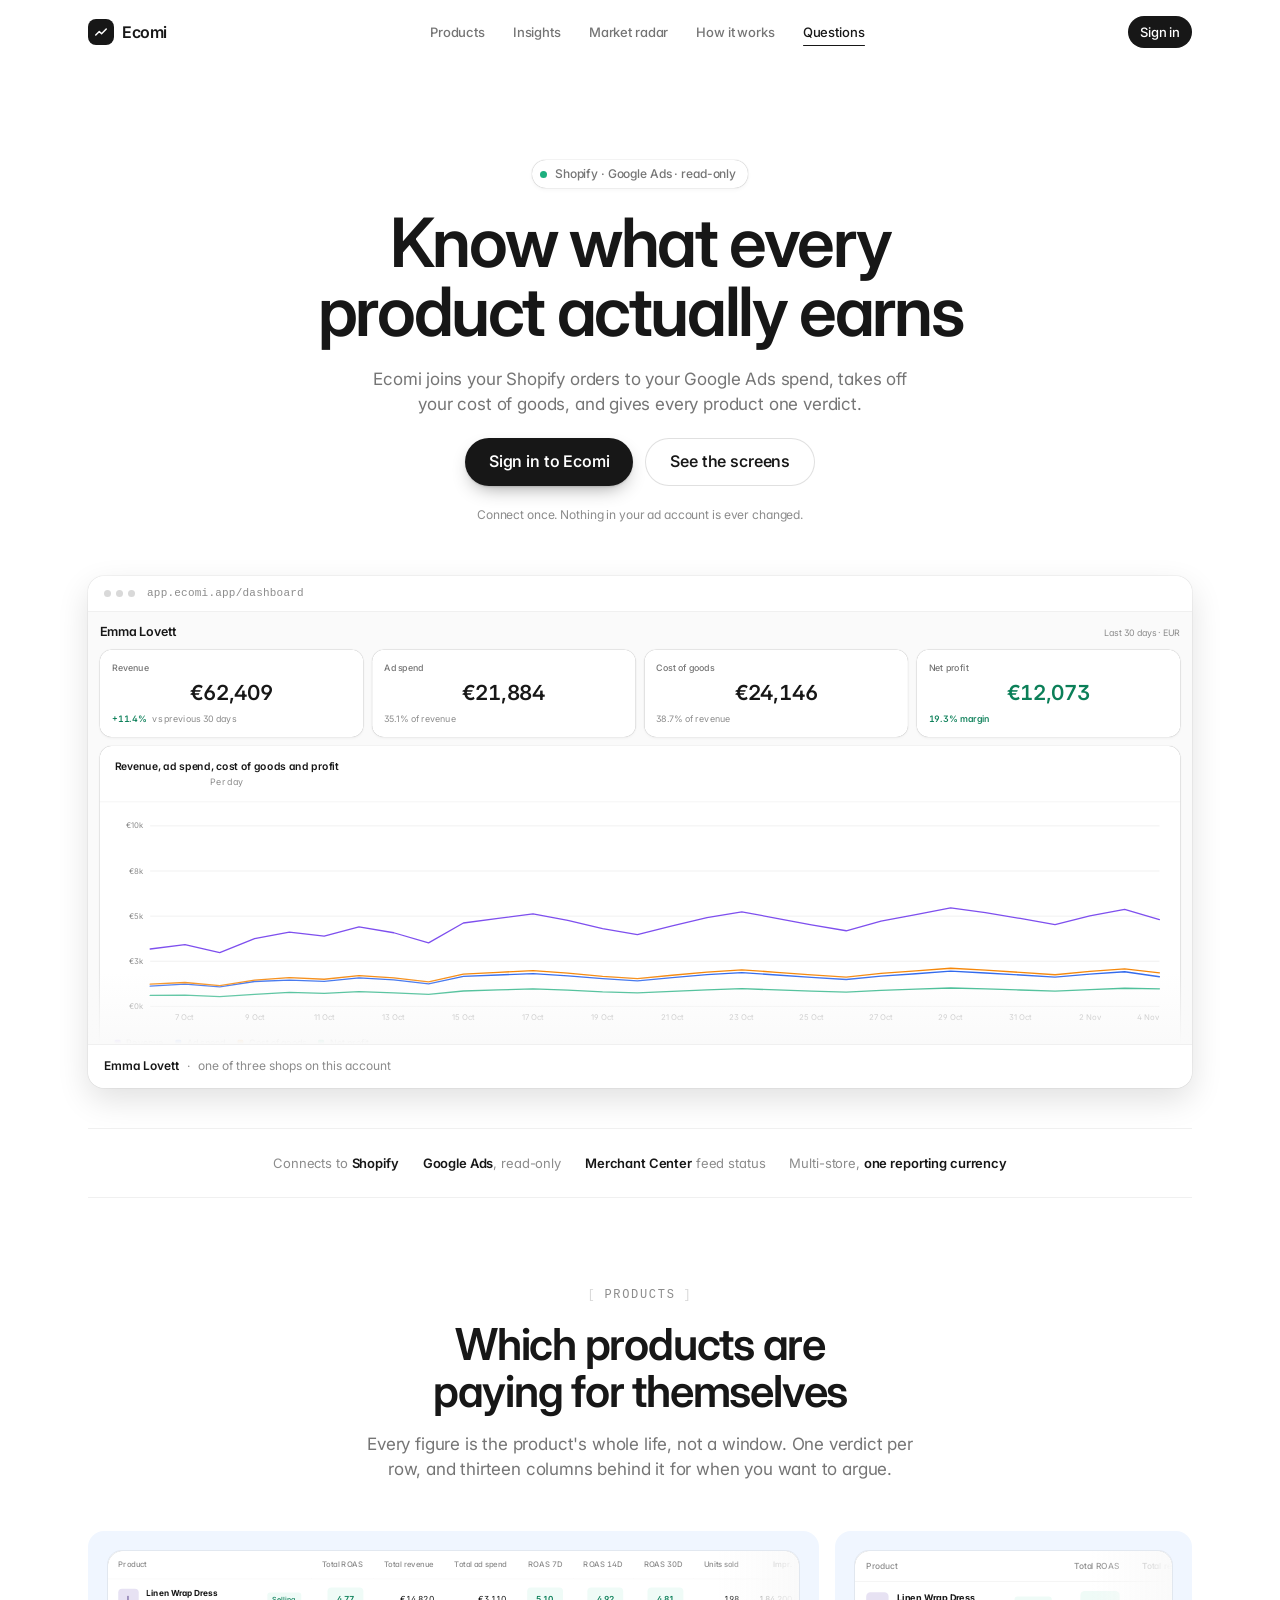
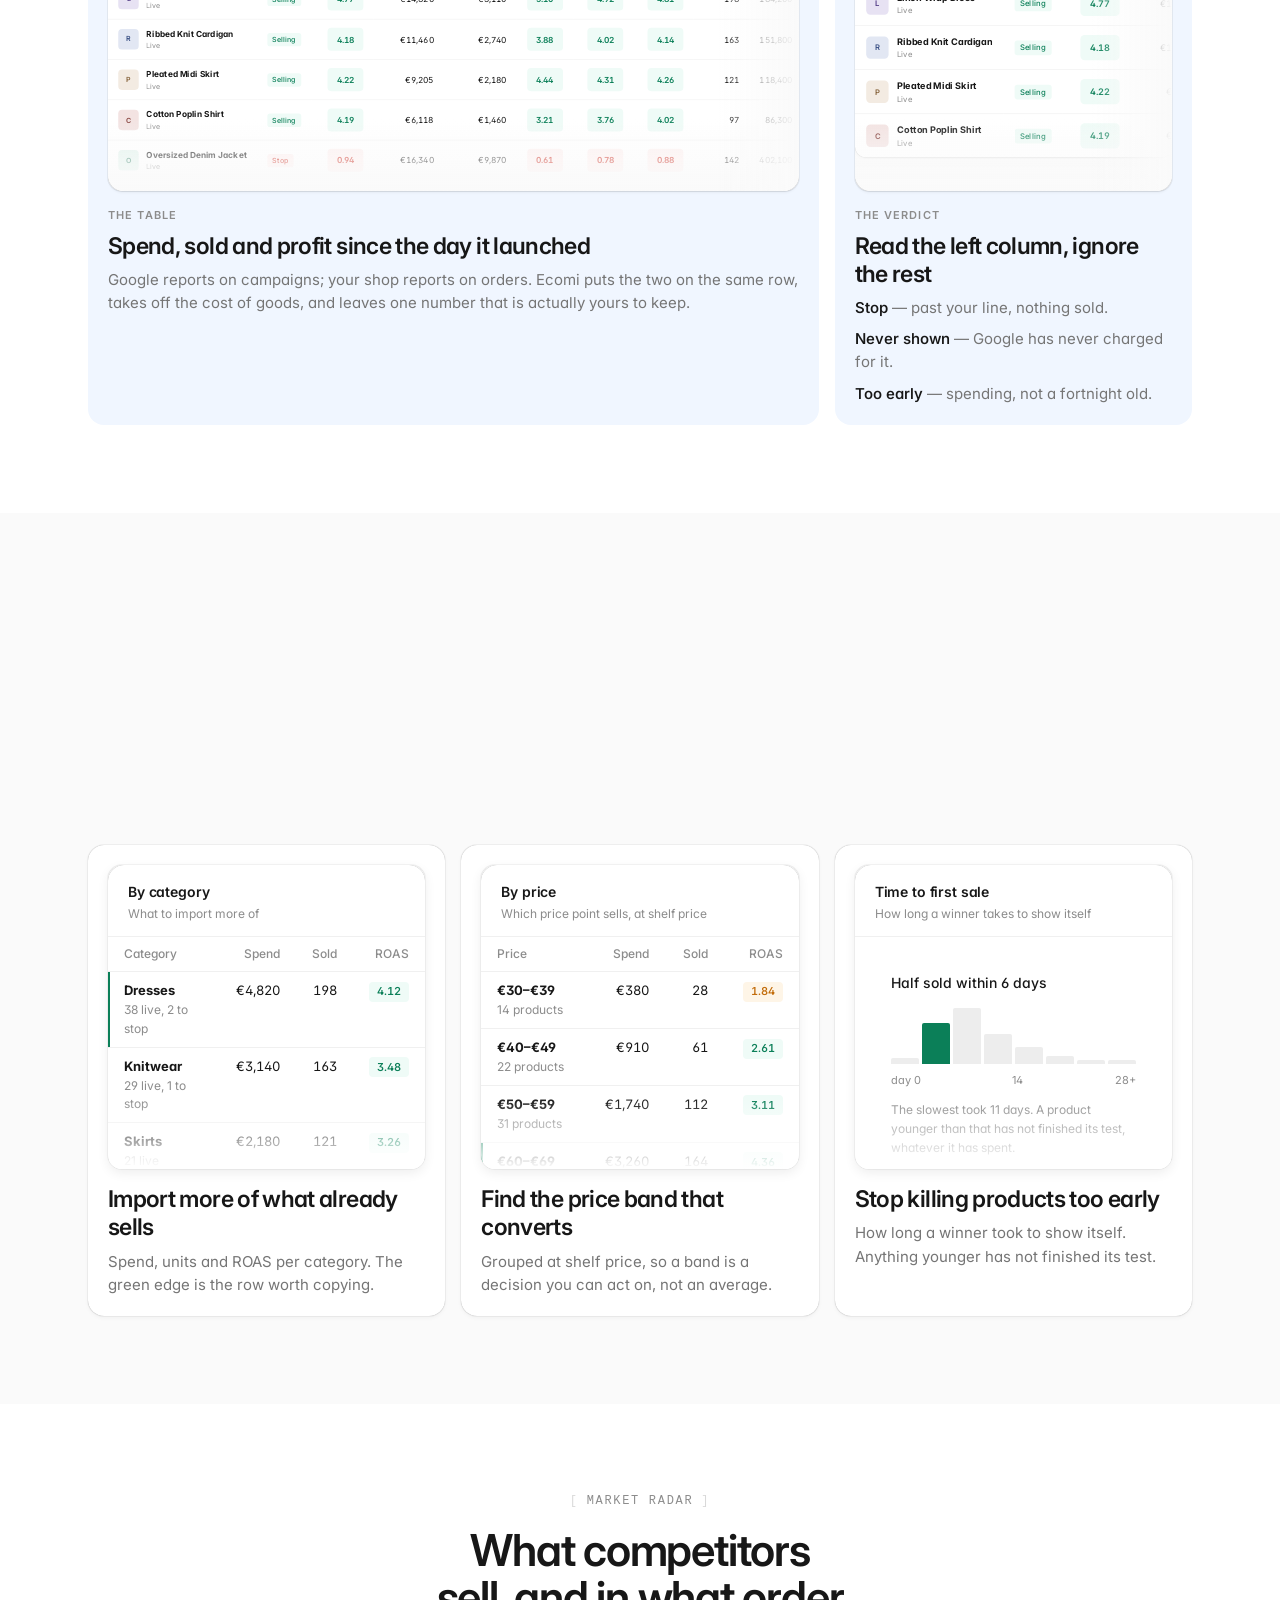
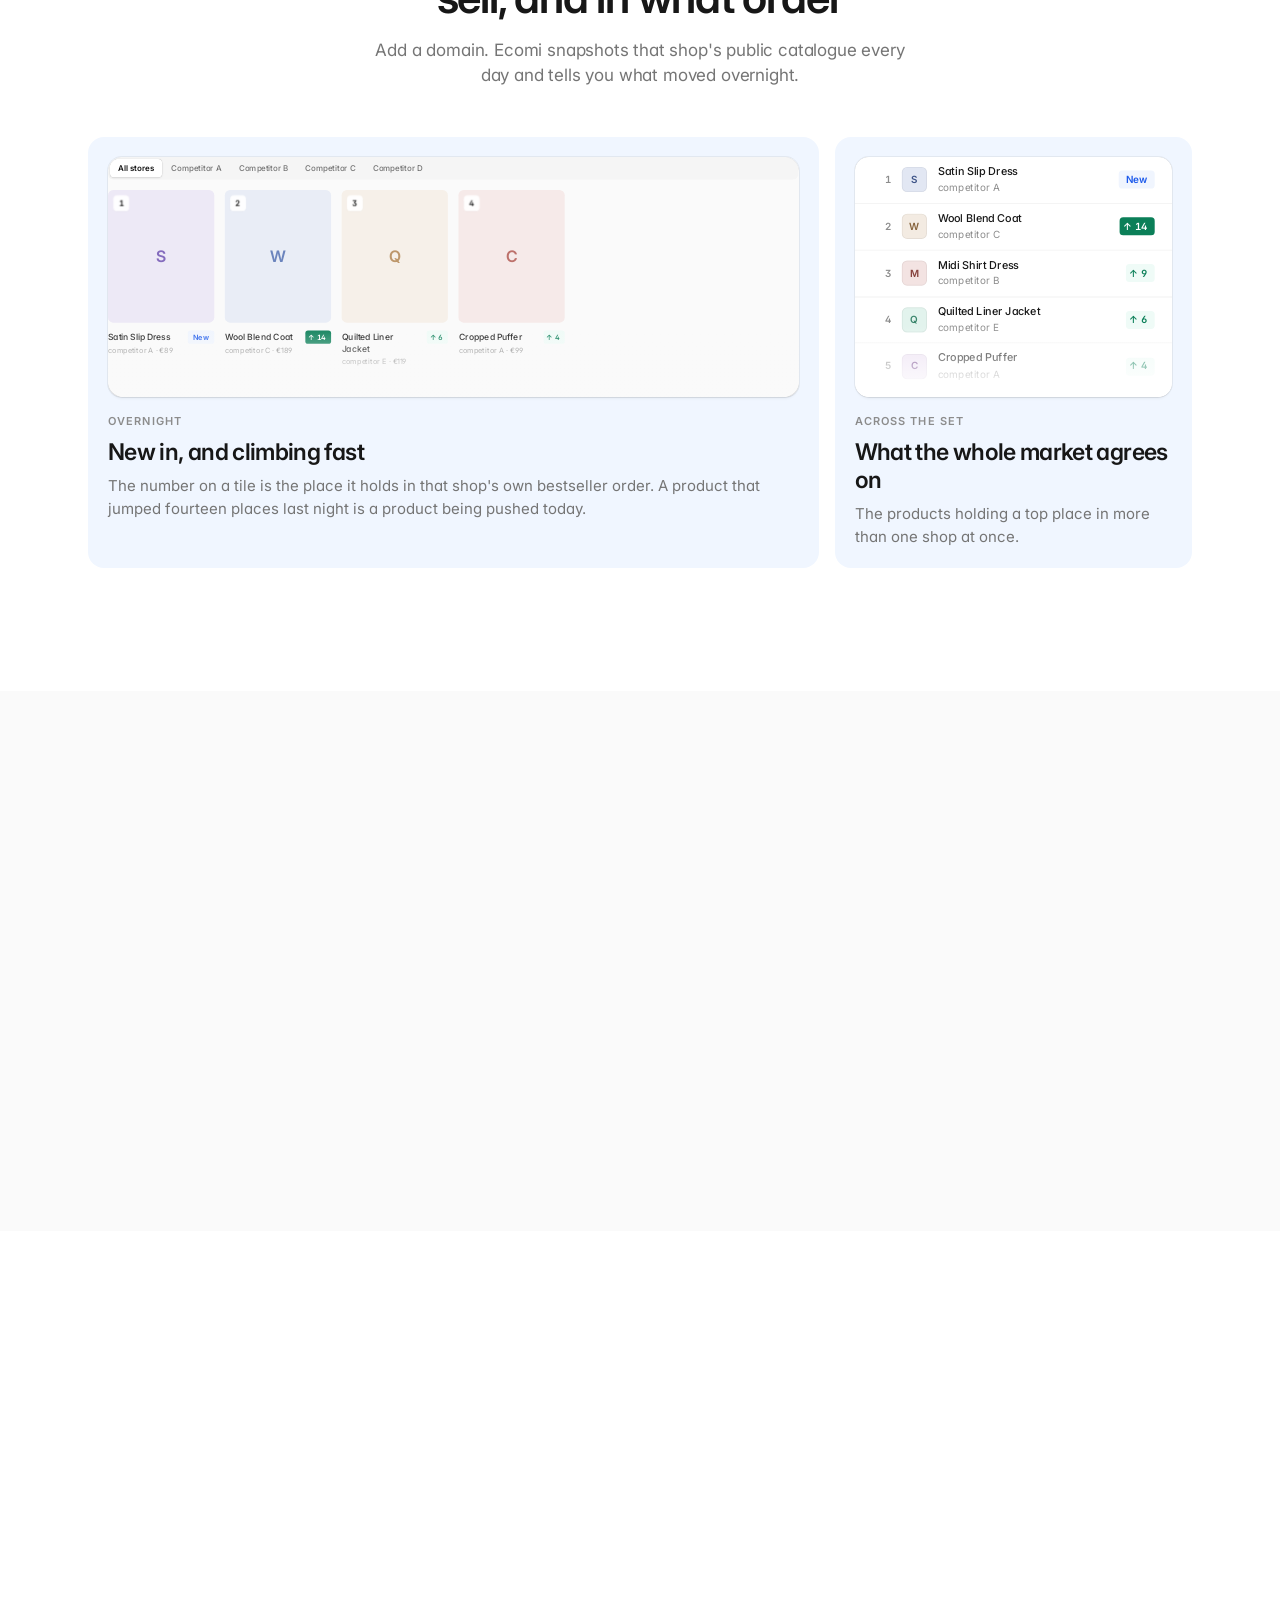
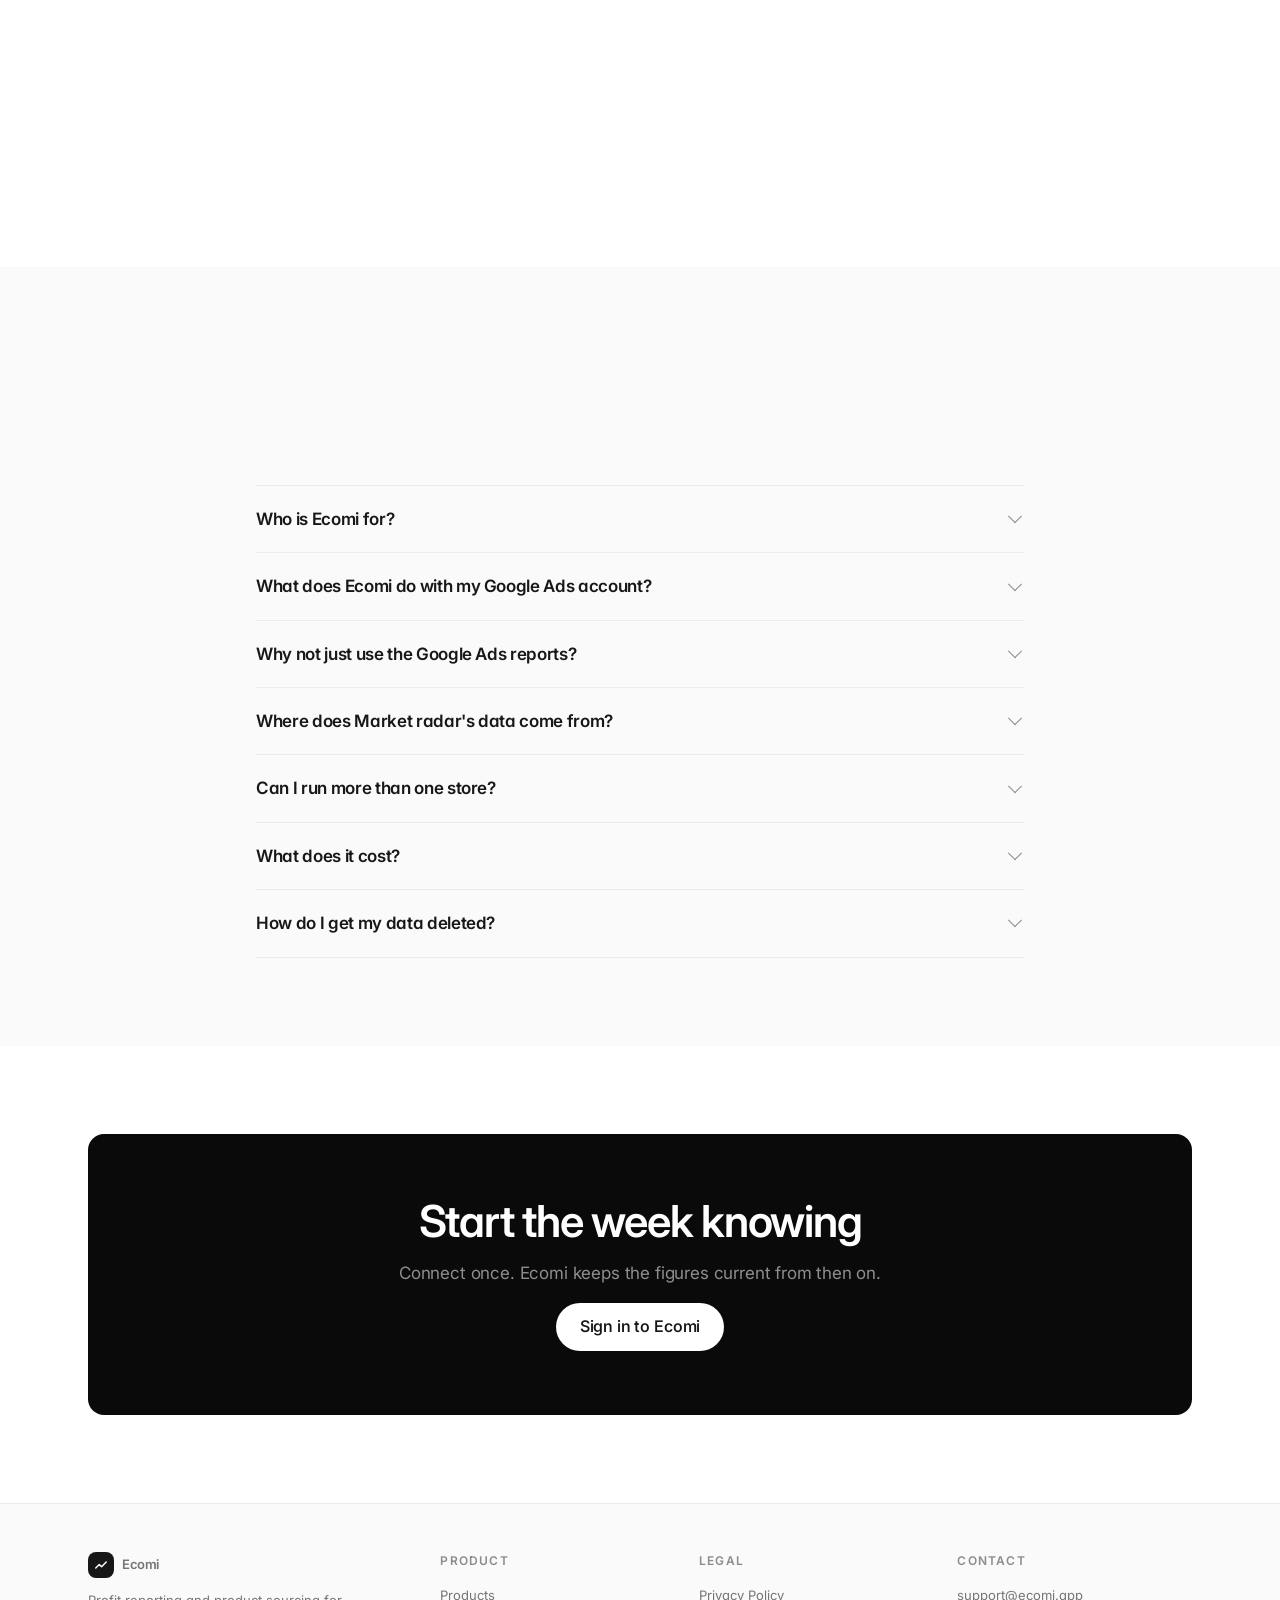
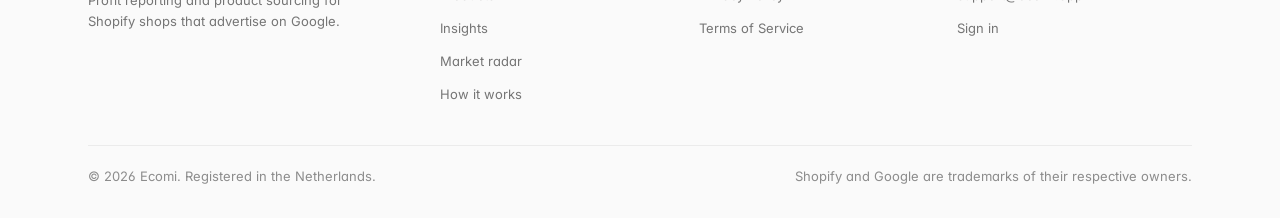
<file: index.html>
<!DOCTYPE html>
<html lang="en">
<head>
<meta charset="utf-8">
<meta name="viewport" content="width=device-width, initial-scale=1">
<title>Ecomi — know what every product actually earns</title>
<meta name="description" content="Ecomi joins your Shopify orders to your Google Ads spend, takes off your cost of goods, and gives every product one verdict: keep it, stop it, or leave it alone. For Shopify shops advertising on Google.">
<link rel="canonical" href="https://ecomi.app/">

<meta property="og:type" content="website">
<meta property="og:url" content="https://ecomi.app/">
<meta property="og:site_name" content="Ecomi">
<meta property="og:title" content="Ecomi — know what every product actually earns">
<meta property="og:description" content="Shopify orders joined to Google Ads spend, with your cost of goods taken off. One verdict per product, counted since the day it launched.">
<meta name="twitter:card" content="summary">

<link rel="icon" href="data:image/svg+xml,%3Csvg xmlns='http://www.w3.org/2000/svg' viewBox='0 0 24 24'%3E%3Crect width='24' height='24' rx='6' fill='%230A0A0A'/%3E%3Cpath d='M5 16.5l4.5-4.5 3 3L19 7.5' fill='none' stroke='white' stroke-width='2.4' stroke-linecap='round' stroke-linejoin='round'/%3E%3C/svg%3E">

<link rel="preconnect" href="https://fonts.googleapis.com">
<link rel="preconnect" href="https://fonts.gstatic.com" crossorigin>
<link href="https://fonts.googleapis.com/css2?family=Inter:wght@400;450;500;550;600&display=swap" rel="stylesheet">
<link rel="stylesheet" href="tokens.css">
<link rel="stylesheet" href="app.css">
<link rel="stylesheet" href="ui.css">
<style>
  /* The homepage's own few rules. Everything else comes from the product's
     tokens and components. */
  .hero {
    padding-block: clamp(var(--space-12), 8vw, 6rem) var(--space-10);
    text-align: center;
  }

  .hero__in {
    display: flex;
    flex-direction: column;
    align-items: center;
    gap: var(--space-5);
  }

  .hero .d1 {
    max-width: 17ch;
  }

  .hero .lede {
    max-width: 52ch;
  }

  .hero__shot {
    width: 100%;
    margin-top: var(--space-8);
  }

  .verdicts {
    display: flex;
    flex-direction: column;
    gap: var(--space-2);
  }

  .verdicts div {
    font-size: var(--body);
    line-height: 1.55;
    color: var(--text-secondary);
  }

  .verdicts b {
    color: var(--text-primary);
    font-weight: 550;
  }

  .start {
    display: grid;
    grid-template-columns: repeat(3, minmax(0, 1fr));
    gap: var(--space-4);
  }

  @media (max-width: 54rem) {
    .start {
      grid-template-columns: minmax(0, 1fr);
    }
  }

  .start__card {
    display: flex;
    flex-direction: column;
    gap: var(--space-3);
    padding: var(--space-5);
    border-radius: var(--radius-2xl);
    background: var(--surface);
    box-shadow: var(--shadow-sm);
  }

  .start__card p {
    font-size: var(--body);
    line-height: 1.6;
    color: var(--text-secondary);
  }

  /* What the product does not do, said plainly. It is the part a careful
     buyer looks for, and the part a reviewer has to find. */
  .never {
    display: grid;
    grid-template-columns: minmax(0, 0.9fr) minmax(0, 1.1fr);
    gap: clamp(var(--space-6), 4vw, var(--space-12));
    align-items: start;
  }

  @media (max-width: 62rem) {
    .never {
      grid-template-columns: minmax(0, 1fr);
    }
  }

  .never__list {
    display: grid;
    gap: var(--space-4);
  }

  .never__row {
    display: grid;
    grid-template-columns: auto minmax(0, 1fr);
    gap: var(--space-4);
    align-items: start;
    padding-bottom: var(--space-4);
    border-bottom: 1px solid var(--border-subtle);
  }

  .never__row:last-child {
    border-bottom: 0;
    padding-bottom: 0;
  }

  .never__row h3 {
    font-size: var(--d4);
    font-weight: 600;
    letter-spacing: var(--tracking-tight);
  }

  .never__row p {
    margin-top: var(--space-1);
    font-size: var(--body);
    line-height: 1.6;
    color: var(--text-secondary);
  }

  .never__mark {
    display: grid;
    place-items: center;
    width: 1.5rem;
    height: 1.5rem;
    margin-top: .125rem;
    border-radius: var(--radius-full);
    background: var(--surface);
    box-shadow: var(--shadow-sm);
    color: var(--text-secondary);
  }

  .never__mark svg {
    width: .8125rem;
    height: .8125rem;
  }

  .close__in {
    display: flex;
    flex-direction: column;
    align-items: center;
    gap: var(--space-4);
    padding: clamp(var(--space-10), 6vw, var(--space-16)) var(--space-6);
    border-radius: var(--radius-2xl);
    background: var(--ink-900);
    color: var(--ink-text);
    text-align: center;
  }

  .close__in .d2 {
    color: var(--ink-text-loud);
    max-width: 20ch;
  }

  .close__in .lede {
    color: var(--ink-text-dim);
  }
</style>
</head>
<body>
<a class="skip" href="#main">Skip to content</a>
<div id="top"></div>

<header class="topbar">
  <div class="wrap topbar__in">
    <a class="brand" href="/">
      <span class="brand__mark"><svg viewBox="0 0 24 24" fill="none" stroke="currentColor" stroke-width="2.5" stroke-linecap="round" stroke-linejoin="round" aria-hidden="true"><path d="M3 17l6-6 4 4 8-8"/></svg></span>
      <span>Ecomi</span>
    </a>
    <nav class="nav" aria-label="Sections">
      <a href="#products">Products</a>
      <a href="#insights">Insights</a>
      <a href="#radar">Market radar</a>
      <a href="#start">How it works</a>
      <a href="#questions">Questions</a>
    </nav>
    <a class="btn btn--primary btn--round" href="https://app.ecomi.app/login">Sign in</a>
  </div>
</header>

<main id="main">
  <section class="hero">
    <div class="wrap hero__in">
      <span class="chip" data-reveal><span class="chip__dot"></span>Shopify &middot; Google Ads &middot; read-only</span>
      <h1 class="d1" data-reveal style="--delay:60ms">Know what every product actually earns</h1>
      <p class="lede" data-reveal style="--delay:120ms">
        Ecomi joins your Shopify orders to your Google Ads spend, takes off
        your cost of goods, and gives every product one verdict.
      </p>
      <div class="acts acts--centre" data-reveal style="--delay:180ms">
        <a class="btn btn--primary btn--xl btn--round" href="https://app.ecomi.app/login">Sign in to Ecomi</a>
        <a class="btn btn--secondary btn--xl btn--round" href="#products">See the screens</a>
      </div>
      <p class="muted-note" data-reveal style="--delay:220ms">
        Connect once. Nothing in your ad account is ever changed.
      </p>
      <div class="hero__shot" id="hero-shot" data-reveal style="--delay:260ms"></div>
    </div>
  </section>

  <div id="strip"></div>

  <!-- PRODUCTS ............................................................ -->
  <section class="sec" id="products">
    <div class="wrap">
      <div class="head" data-reveal>
        <span class="label">Products</span>
        <h2 class="d2">Which products are paying for themselves</h2>
        <p class="lede">
          Every figure is the product's whole life, not a window. One verdict
          per row, and thirteen columns behind it for when you want to argue.
        </p>
      </div>

      <div class="bento" style="--cols:3">
        <article class="tile span-2" data-reveal>
          <div class="tile__demo" id="p-table"></div>
          <div class="tile__words">
            <span class="tile__kicker">The table</span>
            <h3 class="d3">Spend, sold and profit since the day it launched</h3>
            <p>
              Google reports on campaigns; your shop reports on orders. Ecomi
              puts the two on the same row, takes off the cost of goods, and
              leaves one number that is actually yours to keep.
            </p>
          </div>
        </article>

        <article class="tile" data-reveal style="--delay:80ms">
          <div class="tile__demo" id="p-rows"></div>
          <div class="tile__words">
            <span class="tile__kicker">The verdict</span>
            <h3 class="d3">Read the left column, ignore the rest</h3>
            <div class="verdicts">
              <div><b>Stop</b> &mdash; past your line, nothing sold.</div>
              <div><b>Never shown</b> &mdash; Google has never charged for it.</div>
              <div><b>Too early</b> &mdash; spending, not a fortnight old.</div>
            </div>
          </div>
        </article>
      </div>
    </div>
  </section>

  <!-- INSIGHTS ............................................................ -->
  <section class="sec sec--tint" id="insights">
    <div class="wrap">
      <div class="head" data-reveal>
        <span class="label">Insights</span>
        <h2 class="d2">What to import next, and at what price</h2>
        <p class="lede">
          Products answers which one. These panels answer which sort &mdash;
          the question that decides tomorrow's fifteen imports.
        </p>
      </div>

      <div class="bento" style="--cols:3">
        <article class="tile tile--white" data-reveal>
          <div id="i-0"></div>
          <div class="tile__words">
            <h3 class="d3">Import more of what already sells</h3>
            <p>Spend, units and ROAS per category. The green edge is the row worth copying.</p>
          </div>
        </article>

        <article class="tile tile--white" data-reveal style="--delay:80ms">
          <div id="i-1"></div>
          <div class="tile__words">
            <h3 class="d3">Find the price band that converts</h3>
            <p>Grouped at shelf price, so a band is a decision you can act on, not an average.</p>
          </div>
        </article>

        <article class="tile tile--white" data-reveal style="--delay:160ms">
          <div id="i-4"></div>
          <div class="tile__words">
            <h3 class="d3">Stop killing products too early</h3>
            <p>How long a winner took to show itself. Anything younger has not finished its test.</p>
          </div>
        </article>
      </div>
    </div>
  </section>

  <!-- MARKET RADAR ........................................................ -->
  <section class="sec" id="radar">
    <div class="wrap">
      <div class="head" data-reveal>
        <span class="label">Market radar</span>
        <h2 class="d2">What competitors sell, and in what order</h2>
        <p class="lede">
          Add a domain. Ecomi snapshots that shop's public catalogue every
          day and tells you what moved overnight.
        </p>
      </div>

      <div class="bento" style="--cols:3">
        <article class="tile span-2" data-reveal>
          <div class="tile__demo" id="r-movers"></div>
          <div class="tile__words">
            <span class="tile__kicker">Overnight</span>
            <h3 class="d3">New in, and climbing fast</h3>
            <p>
              The number on a tile is the place it holds in that shop's own
              bestseller order. A product that jumped fourteen places last
              night is a product being pushed today.
            </p>
          </div>
        </article>

        <article class="tile" data-reveal style="--delay:80ms">
          <div class="tile__demo" id="r-winners"></div>
          <div class="tile__words">
            <span class="tile__kicker">Across the set</span>
            <h3 class="d3">What the whole market agrees on</h3>
            <p>The products holding a top place in more than one shop at once.</p>
          </div>
        </article>
      </div>

      <p class="muted-note" style="margin-top:var(--space-4);text-align:center" data-reveal>
        Public catalogue pages only &mdash; no logins, nothing taken from a theme.
      </p>
    </div>
  </section>

  <!-- HOW IT WORKS ........................................................ -->
  <section class="sec sec--tint" id="start">
    <div class="wrap">
      <div class="head" data-reveal>
        <span class="label">How it works</span>
        <h2 class="d2">Three connections and a number you can trust</h2>
      </div>

      <div class="start">
        <article class="start__card" data-reveal>
          <span class="step__n">1</span>
          <h3 class="d4">Connect Shopify</h3>
          <p>Orders, products and returns come across on their own. No file to upload, no tag to install.</p>
        </article>
        <article class="start__card" data-reveal style="--delay:80ms">
          <span class="step__n">2</span>
          <h3 class="d4">Connect Google Ads</h3>
          <p>Read-only. Ecomi reads spend per product and never changes a bid, a budget or a campaign.</p>
        </article>
        <article class="start__card" data-reveal style="--delay:160ms">
          <span class="step__n">3</span>
          <h3 class="d4">Fill in your cost of goods</h3>
          <p>Once per product. From then on every figure on every screen is profit, not revenue.</p>
        </article>
      </div>
    </div>
  </section>

  <!-- WHAT IT NEVER DOES .................................................. -->
  <section class="sec">
    <div class="wrap never">
      <div data-reveal>
        <span class="label">What Ecomi never does</span>
        <h2 class="d2" style="margin-top:var(--space-4);max-width:15ch">Your accounts stay yours</h2>
        <p class="copy" style="margin-top:var(--space-4)">
          Ecomi reads. It is a reporting tool, not an automation tool, and
          everything below is a property of how it is built rather than a
          setting you have to find.
        </p>
      </div>

      <div class="never__list" data-reveal style="--delay:80ms" id="never"></div>
    </div>
  </section>

  <!-- QUESTIONS ........................................................... -->
  <section class="sec sec--tint" id="questions">
    <div class="wrap">
      <div class="head" data-reveal>
        <span class="label">Questions</span>
        <h2 class="d2">The things people ask first</h2>
      </div>

      <div class="qa" data-reveal>
        <details>
          <summary>Who is Ecomi for?</summary>
          <p>
            Shopify shops that advertise on Google and import products from
            suppliers or competitors. If you run a catalogue that changes
            every week and you cannot tell which parts of it pay for
            themselves, that is the problem Ecomi was built for.
          </p>
        </details>

        <details>
          <summary>What does Ecomi do with my Google Ads account?</summary>
          <p>
            It reads cost, clicks, impressions and conversions, and the
            status of your Merchant Center listings. The connection is
            read-only: no bid, budget, campaign or listing is ever created,
            changed, paused or deleted. You can disconnect it at any time
            from Settings, or from your Google Account permissions page.
          </p>
        </details>

        <details>
          <summary>Why not just use the Google Ads reports?</summary>
          <p>
            Google knows what you spent but not what the goods cost you, and
            Shopify knows what you sold but not what it cost to sell it.
            Neither subtracts returns. Ecomi puts both on the same row and
            takes the cost of goods and the refunds off, which is the first
            figure that is actually profit.
          </p>
        </details>

        <details>
          <summary>Where does Market radar's data come from?</summary>
          <p>
            Public product and collection pages of the shops you choose to
            follow &mdash; the same pages anyone can open in a browser. Ecomi
            signs in nowhere, takes nothing from a theme or an admin, and
            collects no personal data from those shops.
          </p>
        </details>

        <details>
          <summary>Can I run more than one store?</summary>
          <p>
            Yes. Stores in different countries and currencies sit under one
            account and report in one currency, so three shops produce one
            set of figures rather than three.
          </p>
        </details>

        <details>
          <summary>What does it cost?</summary>
          <p>
            Pricing is being finalised. Write to
            <a href="mailto:support@ecomi.app">support@ecomi.app</a> and we
            will tell you where it stands.
          </p>
        </details>

        <details>
          <summary>How do I get my data deleted?</summary>
          <p>
            Ask at <a href="mailto:support@ecomi.app">support@ecomi.app</a>.
            Everything belonging to your account is deleted within 30 days of
            it being closed. The
            <a href="privacy.html">privacy policy</a> sets out what is kept
            and for how long.
          </p>
        </details>
      </div>
    </div>
  </section>

  <section class="sec">
    <div class="wrap">
      <div class="close__in" data-reveal>
        <h2 class="d2">Start the week knowing</h2>
        <p class="lede">Connect once. Ecomi keeps the figures current from then on.</p>
        <a class="btn btn--onInk btn--xl btn--round" href="https://app.ecomi.app/login">Sign in to Ecomi</a>
      </div>
    </div>
  </section>
</main>

<footer class="site-foot">
  <div class="wrap">
    <div class="site-foot__grid">
      <div class="site-foot__about">
        <a class="brand" href="/">
          <span class="brand__mark"><svg viewBox="0 0 24 24" fill="none" stroke="currentColor" stroke-width="2.5" stroke-linecap="round" stroke-linejoin="round" aria-hidden="true"><path d="M3 17l6-6 4 4 8-8"/></svg></span>
          <span>Ecomi</span>
        </a>
        <p>
          Profit reporting and product sourcing for Shopify shops that
          advertise on Google.
        </p>
      </div>

      <div>
        <h4>Product</h4>
        <ul>
          <li><a href="#products">Products</a></li>
          <li><a href="#insights">Insights</a></li>
          <li><a href="#radar">Market radar</a></li>
          <li><a href="#start">How it works</a></li>
        </ul>
      </div>

      <div>
        <h4>Legal</h4>
        <ul>
          <li><a href="privacy.html">Privacy Policy</a></li>
          <li><a href="terms.html">Terms of Service</a></li>
        </ul>
      </div>

      <div>
        <h4>Contact</h4>
        <ul>
          <li><a href="mailto:support@ecomi.app">support@ecomi.app</a></li>
          <li><a href="https://app.ecomi.app/login">Sign in</a></li>
        </ul>
      </div>
    </div>

    <div class="site-foot__base">
      <span>&copy; 2026 Ecomi. Registered in the Netherlands.</span>
      <span>Shopify and Google are trademarks of their respective owners.</span>
    </div>
  </div>
</footer>

<script src="line-chart.js"></script>
<script src="screens.js"></script>
<script src="parts.js"></script>
<script src="motion.js"></script>
<script>
(function () {
  "use strict";
  var $ = function (id) { return document.getElementById(id); };

  $("strip").innerHTML = Parts.strip();

  $("hero-shot").innerHTML = Parts.dash({
    scale: ".74",
    h: "27rem",
    note: "<b>Emma Lovett</b><span>&middot;</span><span>one of three shops on this account</span>"
  });

  $("p-table").innerHTML = Parts.products({
    path: false, scale: ".64", h: "15rem", rows: 6, fadeX: true
  });
  $("p-rows").innerHTML = Parts.products({
    path: false, scale: ".7", h: "15rem", rows: 4, fadeX: true
  });

  /* One height for all three, so the three sentences below them start on
     the same line. */
  $("i-0").innerHTML = Parts.panelPiece(0, { h: "19rem" });
  $("i-1").innerHTML = Parts.panelPiece(1, { h: "19rem" });
  $("i-4").innerHTML = Parts.panelPiece(4, { h: "19rem" });

  $("r-movers").innerHTML = Parts.radar({
    path: false, scale: ".66", h: "15rem", movers: 4
  });
  $("r-winners").innerHTML = Parts.piece(Screens.winners(Screens.WINNERS),
    { scale: ".9", h: "15rem" });

  var never = [
    ["No changes to your ad account",
     "The Google connection is read-only. Ecomi cannot create, pause, edit or delete a campaign, a budget or a bid, and it never tries."],
    ["No selling or sharing of your data",
     "Nothing read from Google or Shopify is sold, rented or passed to a third party, and no customer's data is ever mixed with another's."],
    ["No AI trained on your figures",
     "Your spend, orders, revenue and customers are never sent to an AI model. The model only sees product titles and colour names you ask it to write or translate."],
    ["No trackers on this site",
     "No advertising network, no analytics tag, no cookie banner, because there is nothing here to consent to. Signing in sets one session cookie and that is all."]
  ];

  $("never").innerHTML = never.map(function (n) {
    return '<div class="never__row"><span class="never__mark">' +
      '<svg viewBox="0 0 24 24" fill="none" stroke="currentColor" stroke-width="3" ' +
      'stroke-linecap="round" aria-hidden="true"><path d="M6 6l12 12M18 6L6 18"/></svg>' +
      '</span><div><h3>' + n[0] + "</h3><p>" + n[1] + "</p></div></div>";
  }).join("");

  Motion.start();
})();
</script>
</body>
</html>
</file>
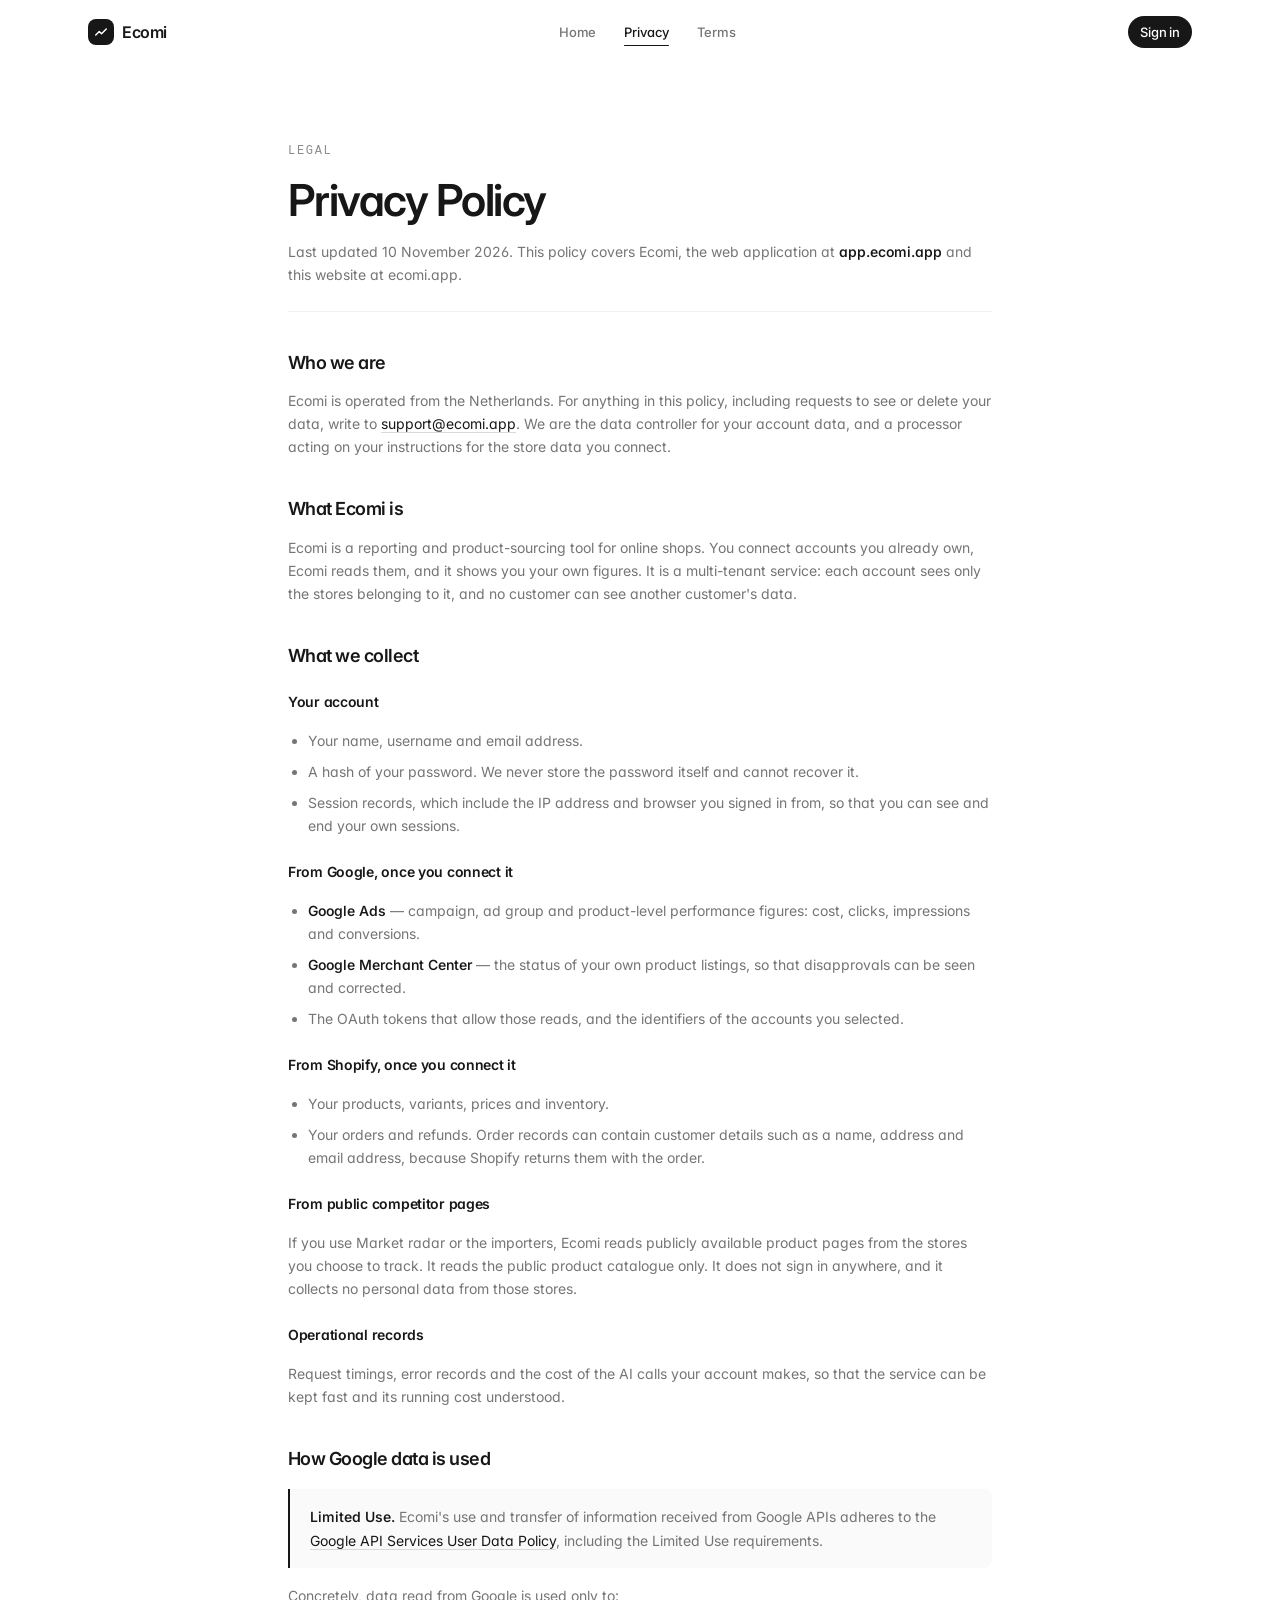
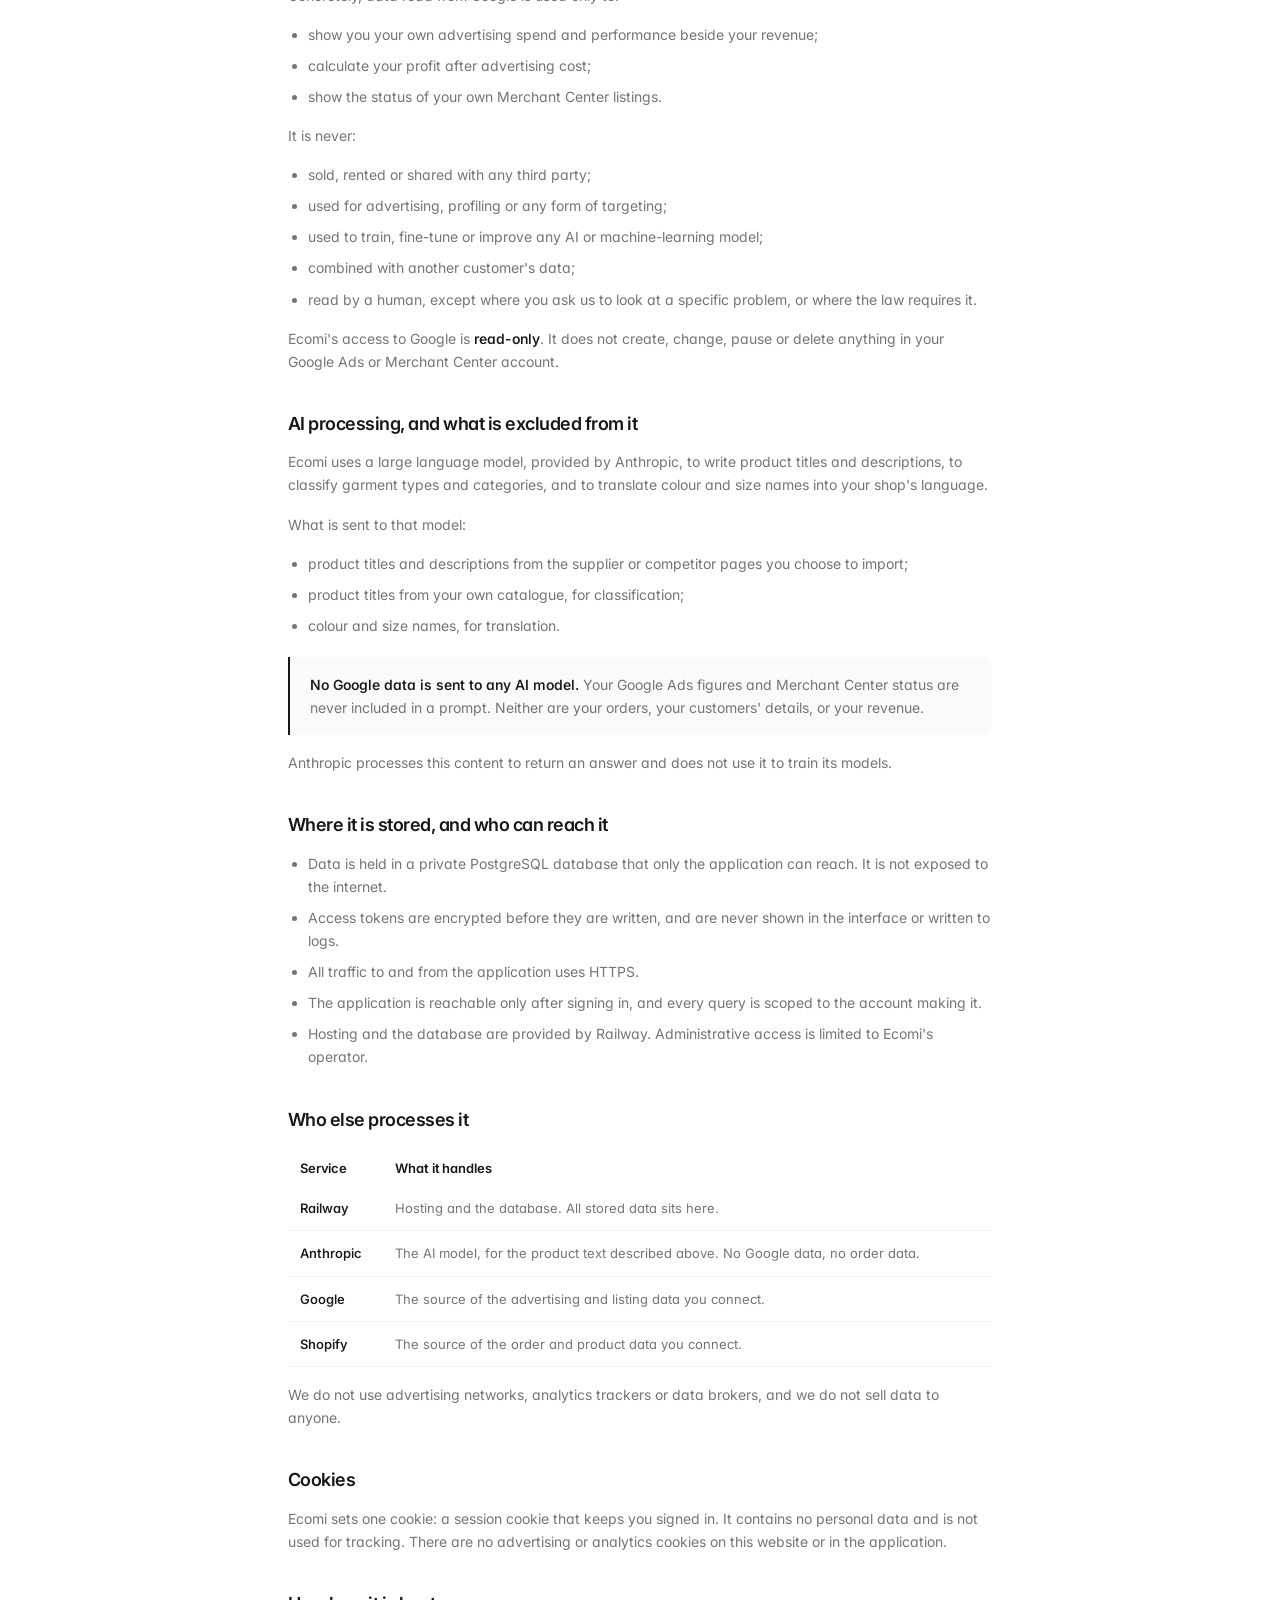
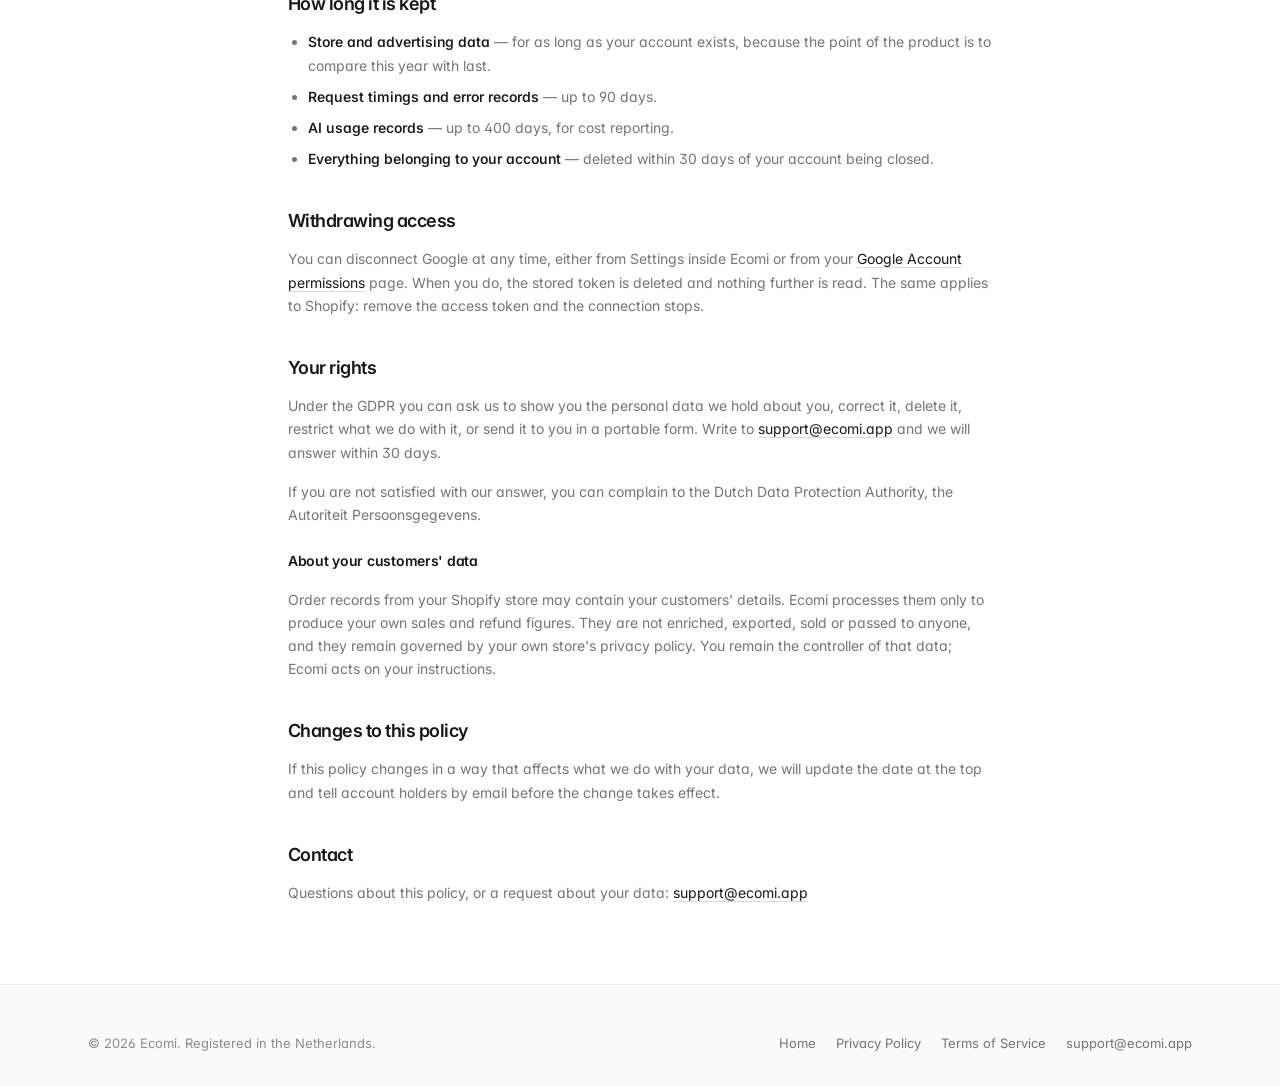
<file: privacy.html>
<!DOCTYPE html>
<html lang="en">
<head>
<meta charset="utf-8">
<meta name="viewport" content="width=device-width, initial-scale=1">
<title>Privacy Policy — Ecomi</title>
<meta name="description" content="How Ecomi handles the Google, Shopify and account data it reads, how long it is kept, and how to have it deleted.">
<link rel="canonical" href="https://ecomi.app/privacy.html">
<link rel="icon" href="data:image/svg+xml,%3Csvg xmlns='http://www.w3.org/2000/svg' viewBox='0 0 24 24'%3E%3Crect width='24' height='24' rx='6' fill='%230A0A0A'/%3E%3Cpath d='M5 16.5l4.5-4.5 3 3L19 7.5' fill='none' stroke='white' stroke-width='2.4' stroke-linecap='round' stroke-linejoin='round'/%3E%3C/svg%3E">
<link rel="preconnect" href="https://fonts.googleapis.com">
<link rel="preconnect" href="https://fonts.gstatic.com" crossorigin>
<link href="https://fonts.googleapis.com/css2?family=Inter:wght@400;450;500;550;600&display=swap" rel="stylesheet">
<link rel="stylesheet" href="tokens.css">
<link rel="stylesheet" href="app.css">
<link rel="stylesheet" href="ui.css">
</head>
<body>
<a class="skip" href="#main">Skip to content</a>

<header class="topbar">
  <div class="wrap topbar__in">
    <a class="brand" href="index.html">
      <span class="brand__mark"><svg viewBox="0 0 24 24" fill="none" stroke="currentColor" stroke-width="2.5" stroke-linecap="round" stroke-linejoin="round" aria-hidden="true"><path d="M3 17l6-6 4 4 8-8"/></svg></span>
      <span>Ecomi</span>
    </a>
    <nav class="nav" aria-label="Pages">
      <a href="index.html">Home</a>
      <a href="privacy.html" aria-current="page">Privacy</a>
      <a href="terms.html">Terms</a>
    </nav>
    <a class="btn btn--primary btn--round" href="https://app.ecomi.app/login">Sign in</a>
  </div>
</header>

<main class="wrap" id="main">
  <article class="doc">
    <span class="doc__kicker">Legal</span>
    <h1>Privacy Policy</h1>
    <p class="doc__meta">
      Last updated 10 November 2026. This policy covers Ecomi, the web
      application at <strong>app.ecomi.app</strong> and this website at
      ecomi.app.
    </p>

    <h2>Who we are</h2>
    <p>
      Ecomi is operated from the Netherlands. For anything in this policy,
      including requests to see or delete your data, write to
      <a href="mailto:support@ecomi.app">support@ecomi.app</a>. We are the
      data controller for your account data, and a processor acting on your
      instructions for the store data you connect.
    </p>

    <h2>What Ecomi is</h2>
    <p>
      Ecomi is a reporting and product-sourcing tool for online shops. You
      connect accounts you already own, Ecomi reads them, and it shows you
      your own figures. It is a multi-tenant service: each account sees only
      the stores belonging to it, and no customer can see another customer's
      data.
    </p>

    <h2>What we collect</h2>

    <h3>Your account</h3>
    <ul>
      <li>Your name, username and email address.</li>
      <li>
        A hash of your password. We never store the password itself and cannot
        recover it.
      </li>
      <li>
        Session records, which include the IP address and browser you signed in
        from, so that you can see and end your own sessions.
      </li>
    </ul>

    <h3>From Google, once you connect it</h3>
    <ul>
      <li>
        <strong>Google Ads</strong> — campaign, ad group and product-level
        performance figures: cost, clicks, impressions and conversions.
      </li>
      <li>
        <strong>Google Merchant Center</strong> — the status of your own
        product listings, so that disapprovals can be seen and corrected.
      </li>
      <li>
        The OAuth tokens that allow those reads, and the identifiers of the
        accounts you selected.
      </li>
    </ul>

    <h3>From Shopify, once you connect it</h3>
    <ul>
      <li>Your products, variants, prices and inventory.</li>
      <li>
        Your orders and refunds. Order records can contain customer details
        such as a name, address and email address, because Shopify returns
        them with the order.
      </li>
    </ul>

    <h3>From public competitor pages</h3>
    <p>
      If you use Market radar or the importers, Ecomi reads publicly available
      product pages from the stores you choose to track. It reads the public
      product catalogue only. It does not sign in anywhere, and it collects no
      personal data from those stores.
    </p>

    <h3>Operational records</h3>
    <p>
      Request timings, error records and the cost of the AI calls your account
      makes, so that the service can be kept fast and its running cost
      understood.
    </p>

    <h2>How Google data is used</h2>
    <div class="callout">
      <p>
        <strong>Limited Use.</strong> Ecomi's use and transfer of information
        received from Google APIs adheres to the
        <a href="https://developers.google.com/terms/api-services-user-data-policy" rel="noopener">Google
        API Services User Data Policy</a>, including the Limited Use
        requirements.
      </p>
    </div>
    <p>Concretely, data read from Google is used only to:</p>
    <ul>
      <li>show you your own advertising spend and performance beside your revenue;</li>
      <li>calculate your profit after advertising cost;</li>
      <li>show the status of your own Merchant Center listings.</li>
    </ul>
    <p>It is never:</p>
    <ul>
      <li>sold, rented or shared with any third party;</li>
      <li>used for advertising, profiling or any form of targeting;</li>
      <li>used to train, fine-tune or improve any AI or machine-learning model;</li>
      <li>combined with another customer's data;</li>
      <li>read by a human, except where you ask us to look at a specific problem, or where the law requires it.</li>
    </ul>
    <p>
      Ecomi's access to Google is <strong>read-only</strong>. It does not
      create, change, pause or delete anything in your Google Ads or Merchant
      Center account.
    </p>

    <h2>AI processing, and what is excluded from it</h2>
    <p>
      Ecomi uses a large language model, provided by Anthropic, to write
      product titles and descriptions, to classify garment types and
      categories, and to translate colour and size names into your shop's
      language.
    </p>
    <p>What is sent to that model:</p>
    <ul>
      <li>product titles and descriptions from the supplier or competitor pages you choose to import;</li>
      <li>product titles from your own catalogue, for classification;</li>
      <li>colour and size names, for translation.</li>
    </ul>
    <div class="callout">
      <p>
        <strong>No Google data is sent to any AI model.</strong> Your Google
        Ads figures and Merchant Center status are never included in a prompt.
        Neither are your orders, your customers' details, or your revenue.
      </p>
    </div>
    <p>
      Anthropic processes this content to return an answer and does not use it
      to train its models.
    </p>

    <h2>Where it is stored, and who can reach it</h2>
    <ul>
      <li>
        Data is held in a private PostgreSQL database that only the application
        can reach. It is not exposed to the internet.
      </li>
      <li>
        Access tokens are encrypted before they are written, and are never
        shown in the interface or written to logs.
      </li>
      <li>All traffic to and from the application uses HTTPS.</li>
      <li>
        The application is reachable only after signing in, and every query is
        scoped to the account making it.
      </li>
      <li>
        Hosting and the database are provided by Railway. Administrative access
        is limited to Ecomi's operator.
      </li>
    </ul>

    <h2>Who else processes it</h2>
    <table>
      <thead>
        <tr><th>Service</th><th>What it handles</th></tr>
      </thead>
      <tbody>
        <tr>
          <td>Railway</td>
          <td>Hosting and the database. All stored data sits here.</td>
        </tr>
        <tr>
          <td>Anthropic</td>
          <td>The AI model, for the product text described above. No Google data, no order data.</td>
        </tr>
        <tr>
          <td>Google</td>
          <td>The source of the advertising and listing data you connect.</td>
        </tr>
        <tr>
          <td>Shopify</td>
          <td>The source of the order and product data you connect.</td>
        </tr>
      </tbody>
    </table>
    <p>
      We do not use advertising networks, analytics trackers or data brokers,
      and we do not sell data to anyone.
    </p>

    <h2>Cookies</h2>
    <p>
      Ecomi sets one cookie: a session cookie that keeps you signed in. It
      contains no personal data and is not used for tracking. There are no
      advertising or analytics cookies on this website or in the application.
    </p>

    <h2>How long it is kept</h2>
    <ul>
      <li>
        <strong>Store and advertising data</strong> — for as long as your
        account exists, because the point of the product is to compare this
        year with last.
      </li>
      <li>
        <strong>Request timings and error records</strong> — up to 90 days.
      </li>
      <li>
        <strong>AI usage records</strong> — up to 400 days, for cost reporting.
      </li>
      <li>
        <strong>Everything belonging to your account</strong> — deleted within
        30 days of your account being closed.
      </li>
    </ul>

    <h2>Withdrawing access</h2>
    <p>
      You can disconnect Google at any time, either from Settings inside Ecomi
      or from your
      <a href="https://myaccount.google.com/permissions" rel="noopener">Google
      Account permissions</a> page. When you do, the stored token is deleted
      and nothing further is read. The same applies to Shopify: remove the
      access token and the connection stops.
    </p>

    <h2>Your rights</h2>
    <p>
      Under the GDPR you can ask us to show you the personal data we hold about
      you, correct it, delete it, restrict what we do with it, or send it to
      you in a portable form. Write to
      <a href="mailto:support@ecomi.app">support@ecomi.app</a> and we will
      answer within 30 days.
    </p>
    <p>
      If you are not satisfied with our answer, you can complain to the Dutch
      Data Protection Authority, the Autoriteit Persoonsgegevens.
    </p>

    <h3>About your customers' data</h3>
    <p>
      Order records from your Shopify store may contain your customers'
      details. Ecomi processes them only to produce your own sales and refund
      figures. They are not enriched, exported, sold or passed to anyone, and
      they remain governed by your own store's privacy policy. You remain the
      controller of that data; Ecomi acts on your instructions.
    </p>

    <h2>Changes to this policy</h2>
    <p>
      If this policy changes in a way that affects what we do with your data,
      we will update the date at the top and tell account holders by email
      before the change takes effect.
    </p>

    <h2>Contact</h2>
    <p>
      Questions about this policy, or a request about your data:
      <a href="mailto:support@ecomi.app">support@ecomi.app</a>
    </p>
  </article>
</main>

<footer class="site-foot">
  <div class="wrap">
    <div class="site-foot__base" style="margin-top:0;padding-top:0;border-top:0">
      <span>&copy; 2026 Ecomi. Registered in the Netherlands.</span>
      <span class="foot__links">
        <a href="index.html">Home</a>
        <a href="privacy.html">Privacy Policy</a>
        <a href="terms.html">Terms of Service</a>
        <a href="mailto:support@ecomi.app">support@ecomi.app</a>
      </span>
    </div>
  </div>
</footer>

</body>
</html>
</file>
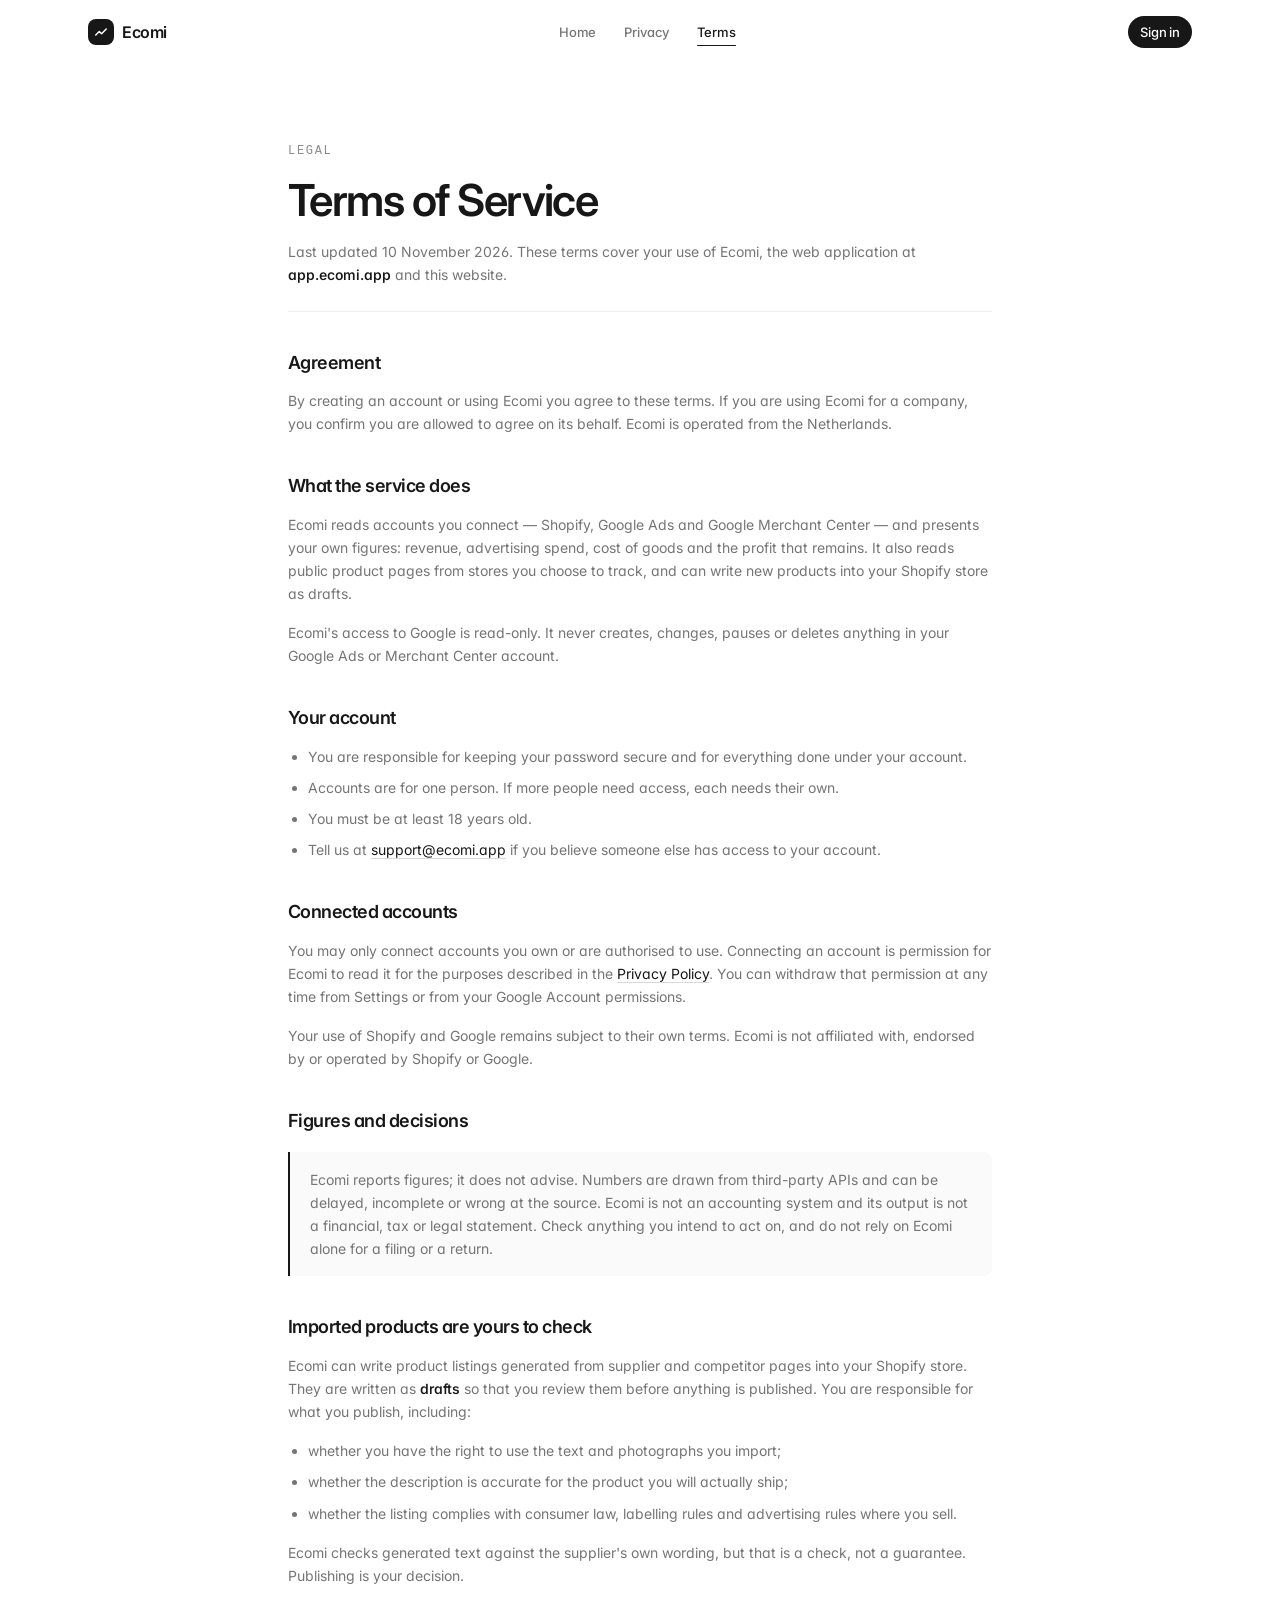
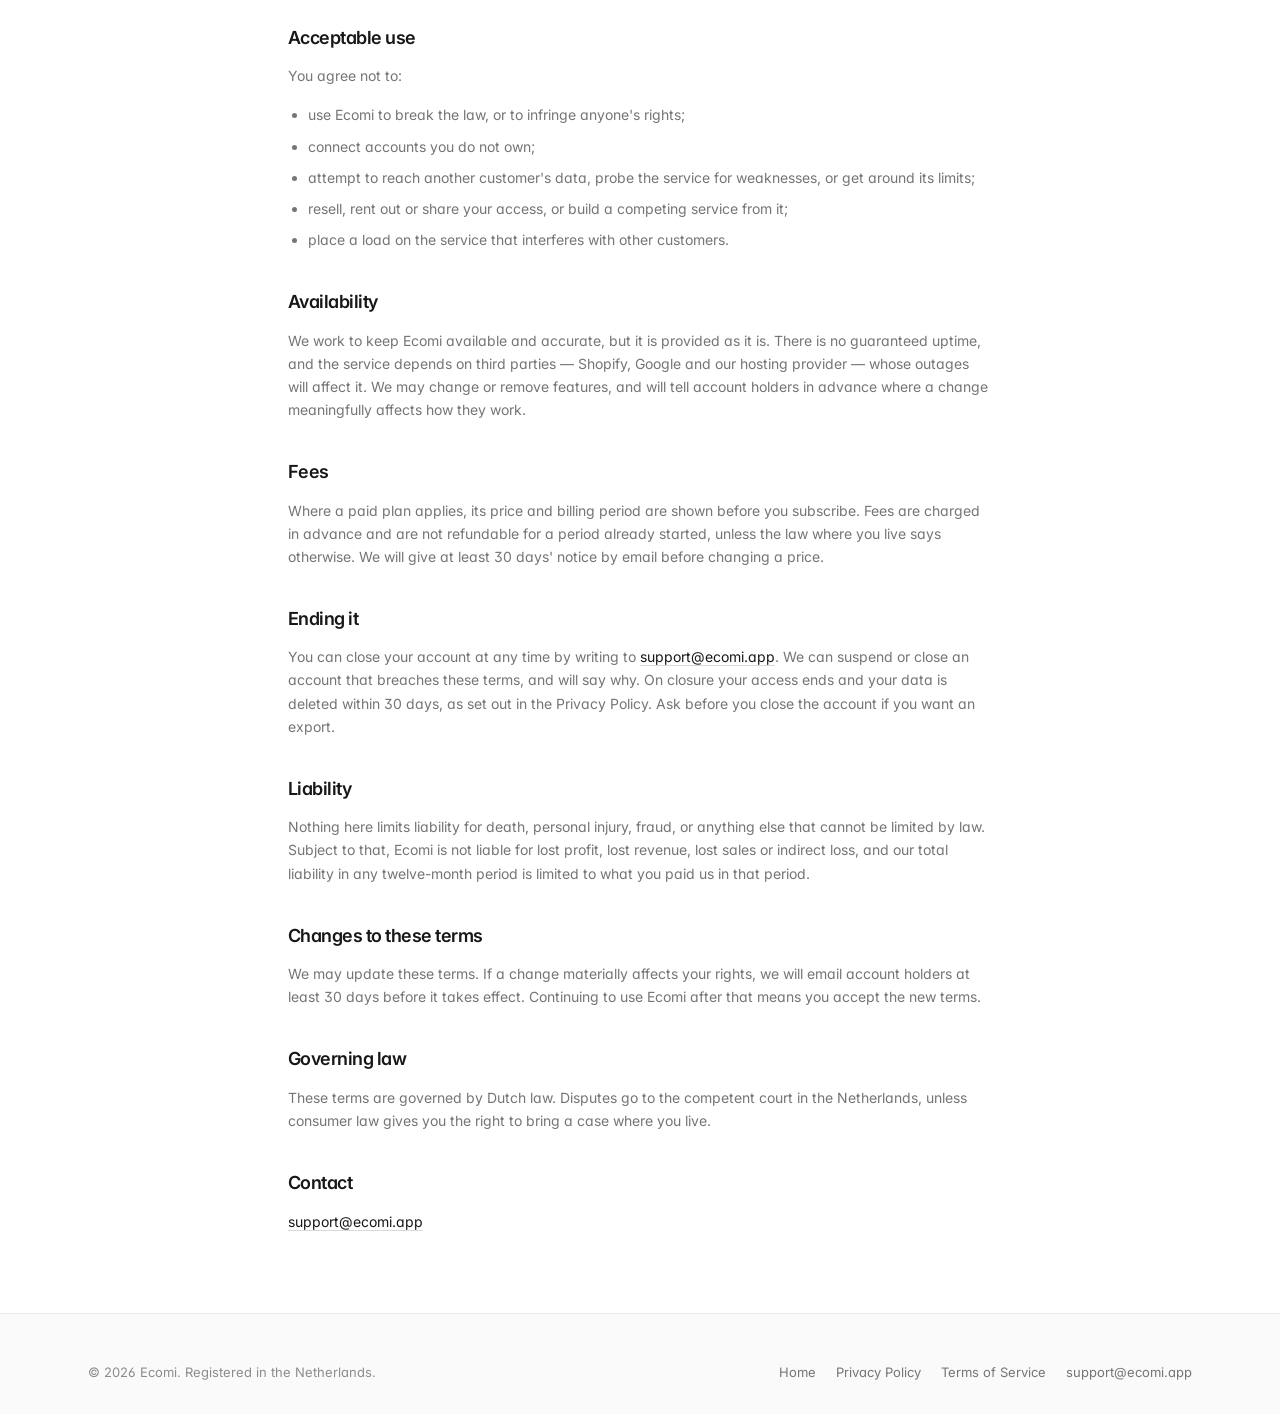
<file: terms.html>
<!DOCTYPE html>
<html lang="en">
<head>
<meta charset="utf-8">
<meta name="viewport" content="width=device-width, initial-scale=1">
<title>Terms of Service — Ecomi</title>
<meta name="description" content="The terms on which Ecomi is provided: what the service does, what you are responsible for, and how either side can end it.">
<link rel="canonical" href="https://ecomi.app/terms.html">
<link rel="icon" href="data:image/svg+xml,%3Csvg xmlns='http://www.w3.org/2000/svg' viewBox='0 0 24 24'%3E%3Crect width='24' height='24' rx='6' fill='%230A0A0A'/%3E%3Cpath d='M5 16.5l4.5-4.5 3 3L19 7.5' fill='none' stroke='white' stroke-width='2.4' stroke-linecap='round' stroke-linejoin='round'/%3E%3C/svg%3E">
<link rel="preconnect" href="https://fonts.googleapis.com">
<link rel="preconnect" href="https://fonts.gstatic.com" crossorigin>
<link href="https://fonts.googleapis.com/css2?family=Inter:wght@400;450;500;550;600&display=swap" rel="stylesheet">
<link rel="stylesheet" href="tokens.css">
<link rel="stylesheet" href="app.css">
<link rel="stylesheet" href="ui.css">
</head>
<body>
<a class="skip" href="#main">Skip to content</a>

<header class="topbar">
  <div class="wrap topbar__in">
    <a class="brand" href="index.html">
      <span class="brand__mark"><svg viewBox="0 0 24 24" fill="none" stroke="currentColor" stroke-width="2.5" stroke-linecap="round" stroke-linejoin="round" aria-hidden="true"><path d="M3 17l6-6 4 4 8-8"/></svg></span>
      <span>Ecomi</span>
    </a>
    <nav class="nav" aria-label="Pages">
      <a href="index.html">Home</a>
      <a href="privacy.html">Privacy</a>
      <a href="terms.html" aria-current="page">Terms</a>
    </nav>
    <a class="btn btn--primary btn--round" href="https://app.ecomi.app/login">Sign in</a>
  </div>
</header>

<main class="wrap" id="main">
  <article class="doc">
    <span class="doc__kicker">Legal</span>
    <h1>Terms of Service</h1>
    <p class="doc__meta">
      Last updated 10 November 2026. These terms cover your use of Ecomi, the
      web application at <strong>app.ecomi.app</strong> and this website.
    </p>

    <h2>Agreement</h2>
    <p>
      By creating an account or using Ecomi you agree to these terms. If you
      are using Ecomi for a company, you confirm you are allowed to agree on
      its behalf. Ecomi is operated from the Netherlands.
    </p>

    <h2>What the service does</h2>
    <p>
      Ecomi reads accounts you connect — Shopify, Google Ads and Google
      Merchant Center — and presents your own figures: revenue, advertising
      spend, cost of goods and the profit that remains. It also reads public
      product pages from stores you choose to track, and can write new products
      into your Shopify store as drafts.
    </p>
    <p>
      Ecomi's access to Google is read-only. It never creates, changes, pauses
      or deletes anything in your Google Ads or Merchant Center account.
    </p>

    <h2>Your account</h2>
    <ul>
      <li>
        You are responsible for keeping your password secure and for everything
        done under your account.
      </li>
      <li>
        Accounts are for one person. If more people need access, each needs
        their own.
      </li>
      <li>You must be at least 18 years old.</li>
      <li>
        Tell us at <a href="mailto:support@ecomi.app">support@ecomi.app</a> if
        you believe someone else has access to your account.
      </li>
    </ul>

    <h2>Connected accounts</h2>
    <p>
      You may only connect accounts you own or are authorised to use.
      Connecting an account is permission for Ecomi to read it for the purposes
      described in the <a href="privacy.html">Privacy Policy</a>. You can withdraw
      that permission at any time from Settings or from your Google Account
      permissions.
    </p>
    <p>
      Your use of Shopify and Google remains subject to their own terms. Ecomi
      is not affiliated with, endorsed by or operated by Shopify or Google.
    </p>

    <h2>Figures and decisions</h2>
    <div class="callout">
      <p>
        Ecomi reports figures; it does not advise. Numbers are drawn from
        third-party APIs and can be delayed, incomplete or wrong at the source.
        Ecomi is not an accounting system and its output is not a financial,
        tax or legal statement. Check anything you intend to act on, and do
        not rely on Ecomi alone for a filing or a return.
      </p>
    </div>

    <h2>Imported products are yours to check</h2>
    <p>
      Ecomi can write product listings generated from supplier and competitor
      pages into your Shopify store. They are written as <strong>drafts</strong>
      so that you review them before anything is published. You are responsible
      for what you publish, including:
    </p>
    <ul>
      <li>
        whether you have the right to use the text and photographs you import;
      </li>
      <li>
        whether the description is accurate for the product you will actually
        ship;
      </li>
      <li>
        whether the listing complies with consumer law, labelling rules and
        advertising rules where you sell.
      </li>
    </ul>
    <p>
      Ecomi checks generated text against the supplier's own wording, but that
      is a check, not a guarantee. Publishing is your decision.
    </p>

    <h2>Acceptable use</h2>
    <p>You agree not to:</p>
    <ul>
      <li>use Ecomi to break the law, or to infringe anyone's rights;</li>
      <li>connect accounts you do not own;</li>
      <li>
        attempt to reach another customer's data, probe the service for
        weaknesses, or get around its limits;
      </li>
      <li>
        resell, rent out or share your access, or build a competing service
        from it;
      </li>
      <li>
        place a load on the service that interferes with other customers.
      </li>
    </ul>

    <h2>Availability</h2>
    <p>
      We work to keep Ecomi available and accurate, but it is provided as it
      is. There is no guaranteed uptime, and the service depends on
      third parties — Shopify, Google and our hosting provider — whose outages
      will affect it. We may change or remove features, and will tell account
      holders in advance where a change meaningfully affects how they work.
    </p>

    <h2>Fees</h2>
    <p>
      Where a paid plan applies, its price and billing period are shown before
      you subscribe. Fees are charged in advance and are not refundable for a
      period already started, unless the law where you live says otherwise. We
      will give at least 30 days' notice by email before changing a price.
    </p>

    <h2>Ending it</h2>
    <p>
      You can close your account at any time by writing to
      <a href="mailto:support@ecomi.app">support@ecomi.app</a>. We can suspend
      or close an account that breaches these terms, and will say why. On
      closure your access ends and your data is deleted within 30 days, as set
      out in the Privacy Policy. Ask before you close the account if you want
      an export.
    </p>

    <h2>Liability</h2>
    <p>
      Nothing here limits liability for death, personal injury, fraud, or
      anything else that cannot be limited by law. Subject to that, Ecomi is
      not liable for lost profit, lost revenue, lost sales or indirect loss,
      and our total liability in any twelve-month period is limited to what you
      paid us in that period.
    </p>

    <h2>Changes to these terms</h2>
    <p>
      We may update these terms. If a change materially affects your rights, we
      will email account holders at least 30 days before it takes effect.
      Continuing to use Ecomi after that means you accept the new terms.
    </p>

    <h2>Governing law</h2>
    <p>
      These terms are governed by Dutch law. Disputes go to the competent court
      in the Netherlands, unless consumer law gives you the right to bring a
      case where you live.
    </p>

    <h2>Contact</h2>
    <p>
      <a href="mailto:support@ecomi.app">support@ecomi.app</a>
    </p>
  </article>
</main>

<footer class="site-foot">
  <div class="wrap">
    <div class="site-foot__base" style="margin-top:0;padding-top:0;border-top:0">
      <span>&copy; 2026 Ecomi. Registered in the Netherlands.</span>
      <span class="foot__links">
        <a href="index.html">Home</a>
        <a href="privacy.html">Privacy Policy</a>
        <a href="terms.html">Terms of Service</a>
        <a href="mailto:support@ecomi.app">support@ecomi.app</a>
      </span>
    </div>
  </div>
</footer>

</body>
</html>
</file>
<file: tokens.css>
/* ==========================================================================
   tokens.css — the single source of truth for every visual decision.
   Nothing below this file may contain a raw hex value or a magic number.
   ========================================================================== */

:root {
  /* ---- Neutral ramp -----------------------------------------------------
     Pure achromatic (0% saturation). Fine-grained on purpose: a UI this
     dense needs half-steps to separate a row border from a card border. */
  --gray-50:  hsl(0 0% 98%);
  --gray-75:  hsl(0 0% 96%);
  --gray-100: hsl(0 0% 93%);
  --gray-150: hsl(0 0% 89%);
  --gray-200: hsl(0 0% 85%);
  --gray-300: hsl(0 0% 76%);
  --gray-400: hsl(0 0% 64%);
  --gray-500: hsl(0 0% 55%);
  --gray-600: hsl(0 0% 46%);
  --gray-700: hsl(0 0% 36%);
  --gray-800: hsl(0 0% 27%);
  --gray-900: hsl(0 0% 18%);
  --gray-950: hsl(0 0% 9%);

  /* Alpha neutrals — for borders that sit on top of a tinted surface and
     must not look like a lighter opaque bar. */
  --alpha-50:  hsl(0 0% 0% / .03);
  --alpha-100: hsl(0 0% 0% / .06);
  --alpha-150: hsl(0 0% 0% / .09);
  --alpha-200: hsl(0 0% 0% / .12);
  --alpha-300: hsl(0 0% 0% / .18);

  /* ---- Semantic surfaces ---- */
  --surface:         hsl(0 0% 100%);
  --surface-sunken:  var(--gray-50);
  --surface-hover:   var(--gray-75);
  --surface-active:  var(--gray-100);
  --surface-inverse: var(--gray-950);

  --border-subtle: var(--alpha-100);
  --border:        var(--alpha-150);
  --border-strong: var(--gray-200);

  --text-primary:   var(--gray-950);
  --text-secondary: var(--gray-600);
  --text-tertiary:  var(--gray-500);
  --text-inverse:   hsl(0 0% 100%);

  /* ---- The dark column ----
     Named here and not in a second :root, which is the thing to avoid: two
     roots means two places to change a colour and one of them is always the
     one you forget. These are the palette for the sidebar; the sidebar
     itself then redefines the semantic tokens above in terms of them, so
     every rule in the app keeps asking for --text-secondary and simply
     gets a different answer inside that column. */
  --ink-900: #0A0A0A;   /* the column */
  --ink-800: #141414;   /* the head and the floating plate */
  --ink-700: #1C1C1C;   /* the row you are on, the search field */
  --ink-600: #262626;
  --ink-text:      #DCDCDC;   /* nav labels: 14.4:1 on --ink-900 */
  --ink-text-dim:  #8E8E8E;   /* group labels and resting icons: 6.0:1 */
  --ink-text-loud: #FFFFFF;   /* the page you are on */

  /* ---- Status ramps ----
     Taken from the reference product. Brighter than a hand-mixed set, and
     specifically built to stay legible at eight pixels tall, which is what a
     share bar is. */
  --green-50:  hsl(138 76% 97%);
  --green-100: hsl(141 84% 93%);
  --green-500: hsl(142 71% 45%);
  --green-600: hsl(142 76% 36%);
  --red-50:    hsl(0 86% 97%);
  --red-100:   hsl(0 93% 94%);
  --red-500:   hsl(0 84% 60%);
  --red-600:   hsl(0 72% 51%);
  --amber-50:  hsl(48 100% 96%);
  --amber-100: hsl(48 96% 89%);
  --amber-500: hsl(38 92% 50%);
  --amber-600: hsl(32 95% 44%);
  --blue-50:   hsl(214 100% 97%);
  --blue-100:  hsl(214 95% 93%);
  --blue-500:  hsl(217 91% 60%);
  --blue-600:  hsl(221 83% 53%);

  /* ---- Status ---- */
  --positive:      hsl(160 84% 27%);
  --positive-soft: hsl(160 60% 96%);
  --negative:      hsl(4 74% 46%);
  --negative-soft: hsl(4 90% 97%);
  --warning:       hsl(32 90% 40%);
  --warning-soft:  hsl(38 92% 95%);
  --info:          hsl(222 84% 52%);
  --info-soft:     hsl(222 90% 97%);

  /* Brand accent. Used where the product signs its own name: the account
     avatar today, and nothing that carries meaning in a chart. */
  --accent:      #fd4b92;
  --accent-hover: #f93583;

  /* ---- Data series ----
     Fixed meaning across every chart in the product: a colour always means
     the same metric, so the legend becomes learnable. */
  --series-revenue:  hsl(258 82% 62%);
  --series-adspend:  hsl(222 84% 56%);
  --series-cogs:     hsl(32 92% 50%);
  --series-returns:  hsl(4 84% 58%);
  --series-profit:   hsl(160 72% 40%);

  /* ---- Type ----
     One family. Size in rem so the whole UI scales with the user's browser
     setting; line-height unitless so it inherits proportionally. */
  --font-sans: "Inter", -apple-system, BlinkMacSystemFont, "Segoe UI", Roboto, sans-serif;
  --font-mono: "SFMono-Regular", ui-monospace, Menlo, Consolas, monospace;

  --text-2xs: 0.6875rem; /* 11px — table meta, chips */
  --text-xs:  0.75rem;   /* 12px — labels, secondary rows */
  --text-sm:  0.8125rem; /* 13px — the workhorse: nav, tables, buttons */
  --text-md:  0.875rem;  /* 14px — body copy, inputs */
  --text-lg:  1rem;      /* 16px — card titles */
  --text-xl:  1.125rem;  /* 18px — page titles */
  --text-2xl: 1.375rem;  /* 22px — auth headings */
  --text-3xl: 1.75rem;   /* 28px — KPI values */

  --leading-tight: 1.2;
  --leading-snug:  1.4;
  --leading-normal: 1.55;

  --tracking-tight: -0.02em;
  --tracking-snug:  -0.01em;

  /* ---- Spacing ----
     4px base. Every gap in the product is a multiple; nothing is eyeballed. */
  --space-1: 0.25rem;
  --space-2: 0.5rem;
  --space-3: 0.75rem;
  --space-4: 1rem;
  --space-5: 1.25rem;
  --space-6: 1.5rem;
  --space-8: 2rem;
  --space-10: 2.5rem;
  --space-12: 3rem;
  --space-16: 4rem;

  /* ---- Radii ---- */
  --radius-sm: 0.25rem;
  --radius-md: 0.375rem;
  --radius-lg: 0.5rem;
  /* Buttons, nav items and every other interactive control share one radius.
     Slightly rounder than the panels they sit in, which is what makes them
     read as pressable rather than as part of the surface. */
  --radius-control: 0.625rem;
  --radius-xl: 0.875rem;
  --radius-2xl: 1rem;
  --radius-full: 9999px;

  /* ---- Elevation ----
     Ring-first, shadow-second. A 1px inner ring reads crisper at 100% zoom
     than a blurred drop shadow, which is why every modern console does it. */
  --shadow-xs: 0 1px 2px hsl(0 0% 0% / .04);
  /* A sub-pixel edge at high opacity plus a soft drop. The edge reads as a
     hairline border at any zoom, which a 1px ring at low opacity does not. */
  /* Their standard, and the one used everywhere: a 1px ring at 6% black plus
   two short falloffs. Softer than a single dark hairline, and it does not go
   grey when it sits on a tinted surface. */
  --shadow-sm: 0 0 1.072px hsl(0 0% 0% / .4), 0 2px 4px hsl(0 0% 0% / .04);
  /* Layered falloff for panels that need to feel lifted rather than outlined. */
  --shadow-natural: 0 0 0 1px hsl(0 0% 0% / .06),
                    0 1px 1px -0.5px hsl(0 0% 0% / .06),
                    0 3px 3px -1.5px hsl(0 0% 0% / .06);
  --shadow-md: 0 0 1.072px hsl(0 0% 0% / .4), 0 4px 12px hsl(0 0% 0% / .07);
  --shadow-lg: 0 0 1.072px hsl(0 0% 0% / .35), 0 12px 32px hsl(0 0% 0% / .12);

  /* ---- Motion ---- */
  --ease-out: cubic-bezier(0, 0, 0.2, 1);
  --ease-in-out: cubic-bezier(0.4, 0, 0.2, 1);
  /* Used for size changes the eye follows across the screen, like folding
     the sidebar: it starts and ends slowly, so nothing appears to snap. */
  --ease-soft: cubic-bezier(0.32, 0.72, 0, 1);
  --duration-fast: 120ms;
  --duration-base: 180ms;
  --duration-slow: 280ms;

  /* ---- Layout ---- */
  --sidebar-width: 15.5rem;
  --sidebar-width-collapsed: 3.5rem;
  --topbar-height: 3.25rem;
  --content-max: 82rem;

  --z-sticky: 20;
  --z-popover: 60;
  --z-overlay: 80;
  --z-modal: 90;
}
</file>
<file: app.css>
/* ==========================================================================
   app.css - the product's own components, lifted verbatim from
   components.css, layout.css and pages/app-pages.css, so the screens on
   this site are the screens in the app rather than a drawing of them.
   Nothing in this file was written for the website.
   ========================================================================== */

.btn {
  display: inline-flex;
  align-items: center;
  justify-content: center;
  gap: var(--space-2);
  height: 2rem;
  padding: 0 var(--space-3);
  border-radius: var(--radius-control);
  font-size: var(--text-sm);
  font-weight: 500;
  letter-spacing: var(--tracking-snug);
  white-space: nowrap;
  transition: background var(--duration-fast) var(--ease-out),
              box-shadow var(--duration-fast) var(--ease-out),
              opacity var(--duration-fast) var(--ease-out);
}

.btn svg { width: 0.875rem; height: 0.875rem; }

.btn--primary {
  background: var(--gray-950);
  color: var(--text-inverse);
}

.btn--primary:hover { background: var(--gray-800); }

.btn--secondary {
  background: var(--surface);
  color: var(--text-primary);
  border: 1px solid var(--alpha-200);
}

.btn--secondary:hover {
  background: var(--alpha-50);
  border-color: var(--alpha-300);
}

.btn--secondary:active { background: var(--alpha-100); }

.btn--ghost { color: var(--text-secondary); }

.btn--ghost:hover { background: var(--alpha-50); color: var(--text-primary); }

.btn--ghost:active { background: var(--alpha-100); }

.btn--danger { background: var(--negative); color: var(--text-inverse); }

.btn--danger:hover { opacity: .9; }

.btn--lg { height: 2.5rem; padding: 0 var(--space-5); font-size: var(--text-md); }

.btn--sm { height: 1.75rem; padding: 0 var(--space-2); font-size: var(--text-xs); gap: var(--space-1); }

.btn--sm svg { width: 0.8125rem; height: 0.8125rem; }

.btn--block { width: 100%; }

.btn:disabled { opacity: .45; cursor: not-allowed; }

.card {
  background: var(--surface);
  border-radius: var(--radius-2xl);
  box-shadow: var(--shadow-sm);
}

.card__head {
  display: flex;
  align-items: flex-start;
  gap: var(--space-3);
  padding: var(--space-4) var(--space-5);
  border-bottom: 1px solid var(--border-subtle);
}

.card__title {
  font-size: var(--text-md);
  font-weight: 600;
  letter-spacing: var(--tracking-snug);
}

.card__sub {
  font-size: var(--text-xs);
  color: var(--text-tertiary);
  margin-top: 0.125rem;
}

.card__actions { margin-left: auto; display: flex; gap: var(--space-2); align-items: center; }

.card__body { padding: var(--space-5); }

.card__body--flush { padding: 0; }

.kpi-grid {
  display: grid;
  grid-template-columns: repeat(auto-fit, minmax(11rem, 1fr));
  gap: var(--space-3);
}

.kpi {
  background: var(--surface);
  border-radius: var(--radius-2xl);
  box-shadow: var(--shadow-sm);
  padding: var(--space-4);
  display: flex;
  flex-direction: column;
  gap: var(--space-2);
  min-width: 0;
}

.kpi__label {
  display: flex;
  align-items: center;
  gap: var(--space-2);
  font-size: var(--text-xs);
  color: var(--text-secondary);
  font-weight: 500;
}

.kpi__label svg { width: 0.75rem; height: 0.75rem; color: var(--text-tertiary); }

.kpi__value {
  font-size: var(--text-3xl);
  font-weight: 600;
  letter-spacing: var(--tracking-tight);
  line-height: var(--leading-tight);
  font-variant-numeric: tabular-nums;
}

.kpi__foot {
  display: flex;
  align-items: center;
  gap: var(--space-2);
  font-size: var(--text-xs);
  color: var(--text-tertiary);
}

.delta {
  display: inline-flex;
  align-items: center;
  gap: 0.125rem;
  font-weight: 550;
  font-variant-numeric: tabular-nums;
}

.delta[data-tone="up"] { color: var(--positive); }

.delta[data-tone="down"] { color: var(--negative); }

.delta[data-tone="flat"] { color: var(--text-tertiary); }

.delta svg { width: 0.75rem; height: 0.75rem; }

.badge {
  display: inline-flex;
  align-items: center;
  gap: var(--space-1);
  height: 1.25rem;
  padding: 0 var(--space-2);
  border-radius: var(--radius-sm);
  font-size: var(--text-2xs);
  font-weight: 550;
  background: var(--gray-100);
  color: var(--text-secondary);
  white-space: nowrap;
}

.badge[data-tone="positive"] { background: var(--positive-soft); color: var(--positive); }

.badge[data-tone="negative"] { background: var(--negative-soft); color: var(--negative); }

.badge[data-tone="warning"] { background: var(--warning-soft);  color: var(--warning); }

.badge[data-tone="info"] { background: var(--info-soft);     color: var(--info); }

.badge--metric {
  height: 2.25rem;
  min-width: 3.5rem;
  justify-content: center;
  padding: 0 var(--space-2);
  border-radius: var(--radius-md);
  font-size: var(--text-sm);
  font-weight: 600;
  font-variant-numeric: tabular-nums;
}

.table-wrap { overflow-x: auto; }

.table-wrap:has(.popover[data-open="true"]) { overflow: visible; }

.table {
  width: 100%;
  border-collapse: collapse;
  font-size: var(--text-sm);
}

.table th {
  text-align: left;
  /* A sticky header makes its own stacking context. Without a z-index it can
     paint over a menu opened in the row beneath it. */
  z-index: 1;
  font-weight: 500;
  font-size: var(--text-xs);
  color: var(--text-tertiary);
  padding: var(--space-3) var(--space-4);
  border-bottom: 1px solid var(--border-subtle);
  white-space: nowrap;
  background: var(--surface);
  position: sticky;
  top: 0;
}

.table td {
  padding: var(--space-3) var(--space-4);
  border-bottom: 1px solid var(--border-subtle);
  vertical-align: middle;
  color: var(--text-primary);
}

.table tbody tr:last-child td { border-bottom: 0; }

.table tbody tr { transition: background var(--duration-fast) var(--ease-out); }

.table tbody tr:hover { background: var(--surface-sunken); }

.table .num { text-align: right; font-variant-numeric: tabular-nums; }

.table .muted { color: var(--text-secondary); }

.th-sort {
  display: inline-flex;
  align-items: center;
  gap: var(--space-1);
  color: inherit;
  font: inherit;
}

.th-sort svg { width: 0.75rem; height: 0.75rem; opacity: .5; }

.th-sort:hover { color: var(--text-primary); }

.cell-stack { display: flex; flex-direction: column; gap: 0.0625rem; }

.cell-stack__sub { font-size: var(--text-2xs); color: var(--text-tertiary); }

.cell-media {
  display: flex;
  align-items: center;
  gap: var(--space-3);
  min-width: 0;
}

.cell-media__thumb {
  width: 2rem;
  height: 2rem;
  border-radius: var(--radius-md);
  background: var(--gray-100);
  flex-shrink: 0;
  object-fit: cover;
}

.field { display: flex; flex-direction: column; gap: var(--space-2); }

.field__label {
  font-size: var(--text-sm);
  font-weight: 500;
  color: var(--text-primary);
}

.field__hint {
  font-size: var(--text-xs);
  color: var(--text-tertiary);
}

.input,
.select,
.textarea {
  width: 100%;
  height: 2.25rem;
  padding: 0 var(--space-3);
  border: 0;
  border-radius: var(--radius-control);
  background: var(--surface);
  box-shadow: 0 0 0 1px var(--alpha-200);
  font-size: var(--text-md);
  transition: box-shadow var(--duration-fast) var(--ease-out);
}

.input::placeholder,
.textarea::placeholder { color: var(--text-tertiary); }

.input:focus,
.select:focus,
.textarea:focus {
  outline: none;
  box-shadow: 0 0 0 1px var(--gray-950), 0 0 0 3px var(--alpha-100);
}

.input-group { position: relative; display: flex; align-items: center; }

.input-group .input { padding-left: var(--space-8); }

.input-group__icon {
  position: absolute;
  left: var(--space-3);
  color: var(--text-tertiary);
  width: 0.875rem;
  height: 0.875rem;
  pointer-events: none;
}

.input-group > svg {
  position: absolute;
  left: var(--space-3);
  width: 0.875rem;
  height: 0.875rem;
  color: var(--text-tertiary);
  pointer-events: none;
}

.input-prefix {
  position: absolute;
  left: var(--space-3);
  font-size: var(--text-md);
  color: var(--text-tertiary);
  pointer-events: none;
}

.input--prefixed { padding-left: var(--space-6); }

.segmented {
  display: inline-flex;
  padding: 0.125rem;
  border-radius: var(--radius-control);
  background: var(--gray-75);
  gap: 0.125rem;
}

.segmented button {
  height: 1.75rem;
  padding: 0 var(--space-3);
  border-radius: calc(var(--radius-control) - 0.125rem);
  font-size: var(--text-xs);
  font-weight: 500;
  color: var(--text-secondary);
  transition: background var(--duration-fast) var(--ease-out);
}

.segmented button[aria-pressed="true"] {
  background: var(--surface);
  color: var(--text-primary);
  box-shadow: var(--shadow-xs);
}

.empty {
  display: flex;
  flex-direction: column;
  align-items: center;
  gap: var(--space-2);
  padding: var(--space-12) var(--space-4);
  text-align: center;
}

.empty__title { font-size: var(--text-md); font-weight: 600; }

.empty__body { font-size: var(--text-sm); color: var(--text-secondary); max-width: 26rem; }

.modal-scrim {
  position: fixed;
  inset: 0;
  z-index: var(--z-modal);
  display: grid;
  place-items: center;
  padding: var(--space-4);
  background: hsl(0 0% 0% / .32);
  opacity: 0;
  pointer-events: none;
  transition: opacity var(--duration-base) var(--ease-out);
}

.modal-scrim[data-open="true"] { opacity: 1; pointer-events: auto; }

.modal {
  width: 100%;
  max-width: 30rem;
  max-height: calc(100vh - var(--space-8));
  display: flex;
  flex-direction: column;
  background: var(--surface);
  border-radius: var(--radius-2xl);
  box-shadow: var(--shadow-lg);
  transform: translateY(0.5rem) scale(.98);
  transition: transform var(--duration-base) var(--ease-soft);
}

.modal-scrim[data-open="true"] .modal { transform: none; }

.modal--wide { max-width: 44rem; }

.modal__head {
  display: flex;
  align-items: center;
  gap: var(--space-3);
  padding: var(--space-4) var(--space-5);
  border-bottom: 1px solid var(--border-subtle);
}

.modal__head .icon-button { margin-left: auto; }

.modal__body {
  padding: var(--space-5);
  overflow-y: auto;
  display: flex;
  flex-direction: column;
  gap: var(--space-4);
}

.modal__foot {
  display: flex;
  align-items: center;
  gap: var(--space-2);
  padding: var(--space-4) var(--space-5);
  border-top: 1px solid var(--border-subtle);
}

.field-row {
  display: grid;
  grid-template-columns: repeat(2, minmax(0, 1fr));
  gap: var(--space-4);
}

.table-wrap--tall { max-height: 26rem; overflow-y: auto; }

.table-wrap--tall thead th {
  position: sticky;
  top: 0;
  z-index: 1;
  background: var(--surface);
  box-shadow: inset 0 -1px 0 var(--border-subtle);
}

.setup__row .input { flex: 1 1 auto; min-width: 0; font-family: var(--font-mono); }

.setup__row .btn { flex: none; }

.chart-card__body { padding: var(--space-4) var(--space-5) var(--space-5); }

.chart {
  width: 100%;
  height: 17.5rem;
  display: block;
  overflow: visible;
}

.chart-tip {
  position: absolute;
  z-index: var(--z-popover);
  min-width: 9rem;
  padding: var(--space-2) var(--space-3);
  border-radius: var(--radius-lg);
  background: var(--gray-950);
  color: var(--text-inverse);
  font-size: var(--text-xs);
  pointer-events: none;
  opacity: 0;
  transition: opacity var(--duration-fast) var(--ease-out);
}

.chart-tip[data-open="true"] { opacity: 1; }

.chart-tip__date { font-weight: 600; margin-bottom: var(--space-2); }

.chart-tip__row {
  display: flex;
  align-items: center;
  gap: var(--space-2);
  line-height: 1.6;
}

.chart-tip__row span:last-child {
  margin-left: auto;
  font-variant-numeric: tabular-nums;
  font-weight: 550;
}

.split {
  display: grid;
  grid-template-columns: minmax(0, 1.85fr) minmax(0, 1fr);
  gap: var(--space-4);
  align-items: start;
}

.competitor-tabs {
  display: flex;
  align-items: center;
  gap: var(--space-2);
  overflow-x: auto;
  padding-bottom: var(--space-1);
}

.competitor-tab {
  display: inline-flex;
  align-items: center;
  gap: var(--space-2);
  height: 1.75rem;
  padding: 0 var(--space-3);
  border-radius: var(--radius-md);
  background: transparent;
  font-size: var(--text-xs);
  font-weight: 500;
  color: var(--text-secondary);
  white-space: nowrap;
  transition: background var(--duration-fast) var(--ease-out),
              color var(--duration-fast) var(--ease-out);
}

.competitor-tab:hover { background: var(--alpha-50); color: var(--text-primary); }

.competitor-tab[aria-pressed="true"] {
  background: var(--surface);
  color: var(--text-primary);
  font-weight: 600;
  box-shadow: var(--shadow-sm);
}

.competitor-tab__meta {
  font-size: var(--text-2xs);
  font-weight: 500;
  color: var(--text-tertiary);
  font-variant-numeric: tabular-nums;
}

.competitor-tab[aria-pressed="true"] .competitor-tab__meta { color: var(--text-tertiary); }

.competitor-tabs {
  background: var(--gray-75);
  border-radius: var(--radius-lg);
  padding: 0.1875rem;
  gap: 0.125rem;
  align-self: flex-start;
  max-width: 100%;
}

.product-card__source {
  font-size: var(--text-2xs);
  color: var(--text-tertiary);
  margin-top: 0.125rem;
}

.product-grid {
  display: grid;
  grid-template-columns: repeat(auto-fill, minmax(10rem, 1fr));
  gap: var(--space-5) var(--space-4);
}

.product-card { min-width: 0; }

.product-card__media {
  position: relative;
  aspect-ratio: 4 / 5;
  border-radius: var(--radius-lg);
  background: var(--gray-75);
  overflow: hidden;
  display: grid;
  place-items: center;
  color: var(--gray-300);
}

.product-card__rank {
  position: absolute;
  top: var(--space-2);
  left: var(--space-2);
  min-width: 1.5rem;
  height: 1.5rem;
  padding: 0 var(--space-2);
  border-radius: var(--radius-md);
  background: hsl(0 0% 100% / .92);
  backdrop-filter: blur(4px);
  box-shadow: var(--shadow-xs);
  display: grid;
  place-items: center;
  font-size: var(--text-xs);
  font-weight: 600;
  font-variant-numeric: tabular-nums;
  color: var(--text-primary);
}

.product-card__body {
  display: flex;
  align-items: flex-start;
  gap: var(--space-2);
  margin-top: var(--space-3);
}

.product-card__name {
  flex: 1;
  min-width: 0;
  font-size: var(--text-sm);
  font-weight: 500;
  line-height: var(--leading-snug);
  display: -webkit-box;
  -webkit-line-clamp: 2;
  -webkit-box-orient: vertical;
  overflow: hidden;
  /* It is a link to the competitor's own product page, but it is the title of
     the card first, so it carries no link colour until it is pointed at. */
  color: var(--text-primary);
  text-decoration: none;
}

a.product-card__name:hover { text-decoration: underline; text-underline-offset: 0.125rem; }

a.product-card__name:focus-visible {
  outline: 2px solid var(--accent);
  outline-offset: 2px;
  border-radius: var(--radius-sm);
}

.product-card__meta {
  font-size: var(--text-xs);
  color: var(--text-tertiary);
  margin-top: var(--space-1);
}

.move {
  display: inline-flex;
  align-items: center;
  gap: 0.125rem;
  height: 1.25rem;
  padding: 0 var(--space-2) 0 var(--space-1);
  border-radius: var(--radius-sm);
  font-size: var(--text-2xs);
  font-weight: 600;
  font-variant-numeric: tabular-nums;
  background: var(--gray-100);
  color: var(--text-tertiary);
  flex-shrink: 0;
}

.move svg { width: 0.75rem; height: 0.75rem; }

.move[data-tone="up"] { background: var(--positive-soft); color: var(--positive); }

.move[data-tone="surge"] { background: var(--positive); color: var(--text-inverse); }

.move[data-tone="down"] { background: var(--gray-100); color: var(--text-tertiary); }

.move[data-tone="new"] { background: var(--info-soft); color: var(--info); padding: 0 var(--space-2); }

.move[data-tone="none"] { background: transparent; color: var(--gray-300); padding: 0; }

.digest { display: flex; flex-direction: column; gap: var(--space-4); }

.digest__row { display: grid; grid-template-columns: 1fr auto; gap: var(--space-2) var(--space-3); align-items: center; }

.digest__name { font-size: var(--text-sm); font-weight: 500; }

.digest__count { font-size: var(--text-xs); color: var(--text-tertiary); font-variant-numeric: tabular-nums; }

.digest__bar {
  grid-column: 1 / -1;
  height: 0.25rem;
  border-radius: var(--radius-full);
  background: var(--gray-100);
  overflow: hidden;
}

.digest__fill { height: 100%; border-radius: var(--radius-full); background: var(--gray-950); }

.baseline-note {
  display: flex;
  align-items: center;
  gap: var(--space-3);
  padding: var(--space-3) var(--space-4);
  border-radius: var(--radius-lg);
  background: var(--info-soft);
  font-size: var(--text-sm);
  color: var(--gray-900);
}

.baseline-note svg { width: 1rem; height: 1rem; color: var(--info); }

.input-suffix { position: relative; display: flex; align-items: center; }

.input-suffix .input { padding-right: 3.5rem; }

.input-suffix__unit {
  position: absolute;
  right: var(--space-3);
  font-size: var(--text-sm);
  color: var(--text-tertiary);
  pointer-events: none;
}

.product-card[data-breakout="true"] .product-card__media {
  box-shadow: 0 0 0 2px var(--positive);
}

.product-card__flag {
  position: absolute;
  left: var(--space-2);
  bottom: var(--space-2);
  right: var(--space-2);
  display: block;
  padding: 0.125rem var(--space-2);
  border-radius: var(--radius-sm);
  background: var(--positive);
  color: var(--text-inverse);
  font-size: var(--text-2xs);
  font-weight: 600;
  text-align: center;
  white-space: nowrap;
  overflow: hidden;
  text-overflow: ellipsis;
}

.share {
  display: flex;
  height: 0.5rem;
  border-radius: var(--radius-full);
  overflow: hidden;
  background: var(--gray-100);
  gap: 1px;
}

.share span { display: block; }

.imp-fetch .input { flex: 1; min-width: 0; }

.imp-fetch .btn { flex: none; height: 2.25rem; }

.imp-inline .btn { flex: none; }

.field__opt { font-weight: 400; color: var(--text-tertiary); }

.imp-price-row .input { height: 1.875rem; }

.imp-price-row .field__label { font-size: var(--text-2xs); }

.segmented--block { width: 100%; }

.segmented--block button { flex: 1; }

.bulk-inline .field__label { margin: 0; white-space: nowrap; }

.table tbody tr:hover .bulk-thumb { transform: scale(1.04); }

.bulk-src, .cell-stack strong { display: block; max-width: 22rem;
  overflow: hidden; text-overflow: ellipsis; white-space: nowrap; }

.table tbody tr .btn[data-write] {
  opacity: .55;
  transition: opacity var(--duration-fast) var(--ease-out);
}

.table tbody tr:hover .btn[data-write],
.table tbody tr:focus-within .btn[data-write] { opacity: 1; }

.table tbody tr[data-state="busy"] { background: var(--surface-sunken); }

.bulk-pick__row .cell-stack { flex: 1; min-width: 0; }

.bulk-pick__row .cell-stack strong,
.bulk-pick__row .cell-stack__sub {
  display: block;
  max-width: 100%;
  overflow: hidden;
  text-overflow: ellipsis;
  white-space: nowrap;
}

.bulk-pick__row .cell-stack strong { font-size: var(--text-sm); }

.bulk-thumb, .table tbody tr:hover .bulk-thumb { transition: none; transform: none; }

.nd-pair .field__label,
.tpl-stack { display: flex; flex-direction: column; gap: .25rem; }

.nd-rule .input { height: 1.75rem; }

.nd-rule .icon-button { opacity: .35; transition: opacity var(--duration-fast) var(--ease-out); }

.nd-rule:hover .icon-button { opacity: 1; }

.tplc .input, .tplc .select { height: 2rem; }

.split__stack {
  display: flex;
  flex-direction: column;
  gap: var(--space-4);
  min-width: 0;
}

.card-badge {
  position: absolute;
  bottom: var(--space-2);
  display: inline-flex;
  align-items: center;
  gap: 0.125rem;
  height: 1.5rem;
  max-width: calc(50% - var(--space-3));
  padding: 0 var(--space-2);
  border-radius: var(--radius-md);
  background: hsl(0 0% 100% / 0.92);
  backdrop-filter: blur(4px);
  box-shadow: var(--shadow-xs);
  font-size: var(--text-2xs);
  font-weight: 600;
  font-variant-numeric: tabular-nums;
  white-space: nowrap;
  overflow: hidden;
  color: var(--text-primary);
}

.card-badge svg { width: 0.625rem; height: 0.625rem; flex-shrink: 0; }

.card-badge--move { right: var(--space-2); }

.card-badge--move[data-tone="up"] { color: var(--positive); }

.card-badge--move[data-tone="down"] { color: var(--negative); }

.card-badge--age { left: var(--space-2); color: var(--text-secondary); font-weight: 550; }

.card-badge--age[data-fresh="true"] { color: var(--positive); font-weight: 600; }

.prod-table { min-width: 60rem; }

.prod-table .prod-cell { min-width: 17rem; }

.prod-table td.num, .prod-table th.num { white-space: nowrap; }

.prod-head {
  cursor: pointer;
  user-select: none;
  transition: color var(--duration-fast) var(--ease-out);
}

.prod-head:hover { color: var(--text-primary); }

.prod-head[data-sort] { position: sticky; top: 0; }

.prod-table thead th {
  position: sticky;
  top: 0;
  z-index: 3;
  /* Opaque, or the rows read straight through the heading as they pass. */
  background: var(--surface);
}

#prod-card .table-wrap {
  max-height: calc(100dvh - 14rem);
  min-height: 16rem;
  overflow: auto;
}

.prod-arrow {
  display: inline-block;
  width: .75rem;
  margin-left: .1875rem;
  font-size: var(--text-2xs);
  color: var(--text-tertiary);
}

.prod-head:hover .prod-arrow::before {
  content: "\2193";
  opacity: .35;
}

.prod-arrow[data-dir] { color: var(--text-primary); }

.prod-head:hover .prod-arrow[data-dir]::before { content: none; }

.prod-table td.num { padding-right: calc(var(--space-4) + .9375rem); }

.prod-thumb {
  width: 2.25rem;
  height: 2.25rem;
  flex: none;
  border-radius: var(--radius-md);
  object-fit: cover;
  background: var(--gray-100);
  box-shadow: inset 0 0 0 1px var(--border-subtle);
}

.prod-name {
  display: block;
  max-width: 20rem;
  overflow: hidden;
  white-space: nowrap;
  text-overflow: ellipsis;
  line-height: var(--leading-snug);
}

.cell-stack__sub {
  overflow: hidden;
  white-space: nowrap;
  text-overflow: ellipsis;
  max-width: 20rem;
}

.prod-loss { color: var(--negative); }

.prod-note {
  margin: var(--space-3) 0 0;
  font-size: var(--text-xs);
  color: var(--text-tertiary);
  line-height: var(--leading-normal);
  max-width: 48rem;
}

.prod-stats { margin-bottom: var(--space-5); }

.prod-verdict {
  display: inline-block;
  padding: .125rem var(--space-2);
  border-radius: var(--radius-sm);
  font-size: var(--text-2xs);
  font-weight: 500;
  white-space: nowrap;
  letter-spacing: .01em;
  color: var(--text-tertiary);
  background: var(--gray-100);
}

.prod-verdict[data-tone="negative"] { color: var(--negative); background: var(--negative-soft, var(--gray-100)); }

.prod-verdict[data-tone="warning"] { color: var(--warning); background: var(--warning-soft, var(--gray-100)); }

.prod-verdict[data-tone="positive"] { color: var(--positive); background: var(--positive-soft, var(--gray-100)); }

.prod-cats { margin-bottom: var(--space-5); }

.prod-cats .table { min-width: 44rem; }

.prod-cat__sub {
  display: block;
  margin-top: .0625rem;
  font-size: var(--text-xs);
  color: var(--text-tertiary);
}

.prod-cat--best td:first-child { box-shadow: inset 2px 0 0 var(--positive); }

.prod-panels {
  display: grid;
  grid-template-columns: repeat(3, minmax(0, 1fr));
  gap: var(--space-4);
  margin-bottom: var(--space-5);
  align-items: start;
}

.prod-panel .card__head { padding-bottom: var(--space-3); }

.prod-mini { width: 100%; }

.prod-mini th { position: static; padding: var(--space-2) var(--space-4); }

.prod-mini td { padding: var(--space-2) var(--space-4); vertical-align: top; }

.prod-mini tr:last-child td { border-bottom: none; }

.prod-sub {
  display: block;
  margin-top: .0625rem;
  font-size: var(--text-xs);
  color: var(--text-tertiary);
}

.prod-best td:first-child { box-shadow: inset 2px 0 0 var(--positive); }

.prod-rule { padding: var(--space-4); }

.prod-rule__lead {
  margin: 0 0 var(--space-3);
  font-size: var(--text-md);
  font-weight: 500;
  color: var(--text-primary);
  line-height: var(--leading-snug);
}

.prod-rule__grid {
  display: grid;
  grid-template-columns: 1fr 1fr;
  gap: var(--space-3) var(--space-4);
  margin: 0 0 var(--space-3);
}

.prod-rule__grid dt {
  font-size: var(--text-2xs);
  color: var(--text-tertiary);
  line-height: var(--leading-snug);
}

.prod-rule__grid dd {
  margin: .125rem 0 0;
  font-size: var(--text-sm);
  font-weight: 500;
  color: var(--text-primary);
  font-variant-numeric: tabular-nums;
}

.prod-rule__note {
  margin: 0;
  font-size: var(--text-xs);
  color: var(--text-tertiary);
  line-height: var(--leading-normal);
}

.prod-mini__thumb {
  width: 1.75rem;
  height: 1.75rem;
  flex: none;
  border-radius: var(--radius-md);
  object-fit: cover;
  background: var(--gray-100);
  box-shadow: inset 0 0 0 1px var(--border-subtle);
}

.prod-mini__name {
  display: block;
  overflow: hidden;
  text-overflow: ellipsis;
  white-space: nowrap;
  max-width: 13rem;
}

.prod-panel__note {
  margin: 0;
  padding: var(--space-3) var(--space-4) var(--space-4);
  font-size: var(--text-xs);
  color: var(--text-tertiary);
  line-height: var(--leading-normal);
  border-top: 1px solid var(--border-subtle);
}

.prod-dist { padding: var(--space-4); }

.prod-dist__lead {
  margin: 0 0 var(--space-4);
  font-size: var(--text-md);
  font-weight: 500;
  color: var(--text-primary);
  line-height: var(--leading-snug);
}

.prod-dist__bars {
  display: flex;
  align-items: flex-end;
  gap: .1875rem;
  height: 3.5rem;
  margin-bottom: var(--space-2);
}

.prod-dist__bar {
  flex: 1;
  min-height: 2px;
  border-radius: .125rem .125rem 0 0;
  background: var(--gray-100);
  transition: background var(--duration-fast) var(--ease-out);
}

.prod-dist__bar[data-on="true"] { background: var(--positive); }

.prod-dist__axis {
  display: flex;
  justify-content: space-between;
  font-size: var(--text-2xs);
  color: var(--text-tertiary);
}

.prod-dist__note {
  margin: var(--space-3) 0 0;
  font-size: var(--text-xs);
  color: var(--text-tertiary);
  line-height: var(--leading-normal);
}

.pf-grid .field__label {
  white-space: nowrap;
  overflow: hidden;
  text-overflow: ellipsis;
}

.pf-grid .input {
  height: 2rem;
  font-variant-numeric: tabular-nums;
}

.pf-grid .input[data-set="true"] {
  border-color: var(--info);
  background: var(--info-soft);
}

.pf-foot .btn { flex: 1; }

.prod-table .switch { vertical-align: middle; }

.prod-table th[data-sort="live_rank"],
.prod-table td:nth-child(3) { white-space: nowrap; }

.winners { display: flex; flex-direction: column; }

.winner {
  display: flex;
  align-items: center;
  gap: var(--space-3);
  padding: var(--space-2) var(--space-5);
  min-width: 0;
}

.winner + .winner { border-top: 1px solid var(--border-subtle); }

.winner__place {
  flex: none;
  width: 1.25rem;
  text-align: right;
  font-size: var(--text-2xs);
  font-weight: 600;
  font-variant-numeric: tabular-nums;
  color: var(--text-tertiary);
}

.winner__media {
  width: 1.75rem;
  height: 1.75rem;
  flex: none;
  border-radius: var(--radius-md);
  object-fit: cover;
  background: var(--gray-100);
  box-shadow: inset 0 0 0 1px var(--border-subtle);
}

.winner__body { min-width: 0; flex: 1; display: flex; flex-direction: column; gap: 0.0625rem; }

.winner__name {
  display: block;
  font-size: var(--text-xs);
  font-weight: 500;
  line-height: var(--leading-snug);
  color: var(--text-primary);
  text-decoration: none;
  white-space: nowrap;
  overflow: hidden;
  text-overflow: ellipsis;
}

.winner__name:hover { text-decoration: underline; text-underline-offset: 0.125rem; }

.winner__name:focus-visible { outline: 2px solid var(--accent); outline-offset: 2px; border-radius: var(--radius-sm); }

.winner__meta {
  font-size: var(--text-2xs);
  color: var(--text-tertiary);
  white-space: nowrap;
  overflow: hidden;
  text-overflow: ellipsis;
}

.winner__move { flex: none; }

.card-badge--inline {
  position: static;
  bottom: auto;
  right: auto;
  left: auto;
  max-width: none;
  background: transparent;
  backdrop-filter: none;
  box-shadow: none;
  padding: 0;
  height: auto;
}

.research-table .empty { padding: var(--space-10) var(--space-4); }

.card__head .iconbtn { margin-left: auto; align-self: center; }

.prod-mode {
  display: flex;
  align-items: center;
  gap: var(--space-3);
  margin: 0 var(--space-5) var(--space-4);
  padding: var(--space-3) var(--space-4);
  background: var(--gray-900);
  color: hsl(0 0% 100% / .74);
  border-radius: var(--radius-xl);
  font-size: var(--text-sm);
}

.prod-mode > span { flex: 1; }

.prod-mode > svg { width: 1rem; height: 1rem; color: hsl(0 0% 100% / .6); flex-shrink: 0; }

.prod-mode .btn {
  flex-shrink: 0;
  background: hsl(0 0% 100% / .12);
  border-color: hsl(0 0% 100% / .2);
  color: var(--text-inverse);
}

.prod-mode .btn:hover { background: hsl(0 0% 100% / .22); }

.prod-stats {
  grid-template-columns: repeat(5, minmax(0, 1fr));
  grid-auto-rows: minmax(7.4375rem, auto);
}

.kpi--wide {
  grid-column: 3 / -1;
  grid-row: 1 / 3;
  /* The tiles decide how tall the two rows are; the card takes exactly that,
     whatever it turns out to be, and never votes on it.
     
     Both halves of that matter and they pull against each other. A fixed
     ceiling made the card stand short the moment a tile's label wrapped and
     the rows grew. No ceiling at all and the card's own list — nine lines of
     it — pushed the rows to 235px and the tiles went with them. The way out
     is to take the contents out of the flow: absolutely positioned, they
     contribute nothing to how the rows are sized and still fill them. */
  position: relative;
  overflow: hidden;
}

.kpi--wide { grid-column: 1 / -1; grid-row: auto; height: auto;
               min-height: 13rem; max-height: 20rem; }

.kpi--flash { box-shadow: var(--shadow-sm), 0 0 0 2px var(--text-primary); }

.kpi--wide > .dc { position: absolute; inset: var(--space-4); }

.prod-table--draft { min-width: 69rem; }

.prod-table--draft .prod-tick { width: 2.75rem; padding-right: 0; }

.prod-table--draft .prod-act {
  position: sticky;
  right: 0;
  z-index: 2;
  width: 6rem;
  text-align: right;
  background: var(--surface);
  box-shadow: -1px 0 0 var(--border-subtle);
}

.prod-table--draft thead .prod-act { z-index: 4; }

.prod-table--draft tbody tr:hover .prod-act { background: var(--surface-hover); }

.btn--draft {
  background: var(--gray-900);
  border-color: var(--gray-900);
  color: var(--text-inverse);
}

.btn--draft:hover { background: var(--gray-950); border-color: var(--gray-950); }

.btn--relist {
  background: var(--surface);
  border-color: var(--alpha-300);
  color: var(--text-primary);
}

.btn--relist:hover { background: var(--surface-hover); }

.thumb-wrap .prod-thumb { display: block; }

.prod-draft {
  position: absolute;
  inset: 0;
  display: grid;
  place-items: center;
  border-radius: var(--radius-md);
  background: rgba(15, 17, 20, .58);
  color: #fff;
  font-size: var(--text-2xs);
  font-weight: 600;
  line-height: 1;
  letter-spacing: -.02em;
  pointer-events: none;
}

.cell-media.is-draft .prod-name { color: var(--text-secondary); font-weight: 550; }

.cell-media.is-draft .cell-stack__sub { opacity: .75; }

.prod-bulk {
  position: sticky;
  bottom: var(--space-2);
  z-index: 4;
  display: flex;
  align-items: center;
  gap: var(--space-3);
  margin: var(--space-3) var(--space-5) var(--space-4);
  padding: var(--space-3) var(--space-4);
  background: var(--surface);
  border: 1px solid var(--border);
  border-radius: var(--radius-xl);
  box-shadow: var(--shadow-lg);
  font-size: var(--text-sm);
}

.prod-bulk[data-busy="true"] { opacity: .6; pointer-events: none; }

.prod-bulk__n { font-weight: 600; white-space: nowrap; }

.prod-bulk__sum {
  flex: 1;
  min-width: 0;
  color: var(--text-tertiary);
  font-size: var(--text-xs);
}

.prod-bulk--idle {
  box-shadow: none;
  border-style: dashed;
  color: var(--text-tertiary);
  font-size: var(--text-xs);
  justify-content: center;
}

.auto-rule .input {
  width: 5.5rem;
  height: 2rem;
  font-weight: 600;
  font-variant-numeric: tabular-nums;
}

.icon-button {
  width: 1.75rem;
  height: 1.75rem;
  display: grid;
  place-items: center;
  border-radius: var(--radius-lg);
  color: var(--text-secondary);
  transition: background var(--duration-fast) var(--ease-out);
}

.icon-button:hover { background: var(--alpha-50); color: var(--text-primary); }

.icon-button svg { width: 1rem; height: 1rem; }

.page-head {
  display: flex;
  align-items: flex-end;
  gap: var(--space-4);
  flex-wrap: wrap;
}

.page-head__title {
  font-size: var(--text-xl);
  letter-spacing: var(--tracking-tight);
}

.page-head__sub {
  font-size: var(--text-sm);
  color: var(--text-secondary);
  margin-top: var(--space-1);
}

.page-head__actions { margin-left: auto; display: flex; gap: var(--space-2); }

@media (max-width: 45rem) {
  .field-row { grid-template-columns: minmax(0, 1fr); }
}

@media (max-width: 480px) {
  .setup__row { flex-direction: column; }
}

@media (max-width: 68rem) {
  .split { grid-template-columns: minmax(0, 1fr); }
}

@media (prefers-reduced-motion: reduce) {
  .bulk-thumb, .table tbody tr:hover .bulk-thumb { transition: none; transform: none; }
}

@media (max-width: 70rem) {
  .prod-panels { grid-template-columns: repeat(2, minmax(0, 1fr)); }
}

@media (max-width: 44rem) {
  .prod-panels { grid-template-columns: 1fr; }
}

@media (prefers-reduced-motion: reduce) {
  .prod-dist__bar { transition: none; }
}

@media (max-width: 48rem) {
  .pf-grid { grid-template-columns: repeat(2, minmax(0, 1fr)); }
}

@media (max-width: 1240px) {
  .prod-stats { grid-template-columns: repeat(2, minmax(0, 1fr)); }
  /* Stacked, it sizes to its own content — but nine entries is 480px of a
     phone screen before the table starts, so the list scrolls past six. */
  .kpi--wide { grid-column: 1 / -1; grid-row: auto; height: auto;
               min-height: 13rem; max-height: 20rem; }
}

@media (max-width: 560px) {
  .prod-stats { grid-template-columns: minmax(0, 1fr); }
}

@media (max-width: 1240px) {
  .kpi--wide > .dc { position: static; inset: auto; }
}

@media (max-width: 700px) {
  .prod-mode { flex-wrap: wrap; row-gap: var(--space-2); margin-inline: var(--space-4); }
}
</file>
<file: ui.css>
/* ==========================================================================
   ui.css — the site layer.

   Everything here is for the website only. It adds what a marketing page
   needs and the product does not: display type, full-width sections, and a
   frame that crops a real app screen down to the size of the paragraph
   beside it.

   It introduces no new colour. Every value below resolves to a token in
   tokens.css, which is the app's own file, unchanged.

   The one rule the whole file is built around: a demo is never taller than
   about 1.5x the text it belongs to, and the two always touch.
   ========================================================================== */

/* --------------------------------------------------------------------------
   1. Base
   -------------------------------------------------------------------------- */
*,
*::before,
*::after {
  box-sizing: border-box;
}

html {
  -webkit-text-size-adjust: 100%;
  scroll-behavior: smooth;
}

body {
  margin: 0;
  background: var(--surface);
  color: var(--text-primary);
  font-family: var(--font-sans);
  font-size: var(--site-text);
  line-height: var(--leading-normal);
  font-feature-settings: "cv11", "ss01";
  -webkit-font-smoothing: antialiased;
  text-rendering: optimizeLegibility;
}

img {
  max-width: 100%;
  display: block;
}

a {
  color: inherit;
  text-decoration: none;
}

::selection {
  background: var(--blue-100);
}

@media (prefers-reduced-motion: reduce) {
  html {
    scroll-behavior: auto;
  }

  *,
  *::before,
  *::after {
    animation-duration: 1ms !important;
    transition-duration: 1ms !important;
  }
}

/* --------------------------------------------------------------------------
   2. The site type scale

   The product tops out at 28px because its largest text is a KPI value. A
   homepage needs a display range above that. Same family, same weights, same
   tracking idea — tighter as the size grows, which is the only way Inter
   stays optically even from 13px to 64px.
   -------------------------------------------------------------------------- */
:root {
  --site-text: 1rem;

  --d1: clamp(2.625rem, 5.6vw, 4.25rem);
  --d2: clamp(1.875rem, 3.6vw, 2.75rem);
  --d3: clamp(1.25rem, 1.8vw, 1.4375rem);
  --d4: 1.0625rem;

  --lede: clamp(1.0625rem, 1.3vw, 1.1875rem);
  --body: 0.9375rem;

  --tracking-display: -0.035em;
  --tracking-head: -0.028em;

  --wrap: 72rem;
  --wrap-narrow: 58rem;
  --topbar: 4rem;
}

h1,
h2,
h3,
h4,
p,
figure,
dl,
dd {
  margin: 0;
}

.d1 {
  font-size: var(--d1);
  font-weight: 600;
  line-height: 1.02;
  letter-spacing: var(--tracking-display);
  text-wrap: balance;
}

.d2 {
  font-size: var(--d2);
  font-weight: 600;
  line-height: 1.08;
  letter-spacing: var(--tracking-head);
  text-wrap: balance;
}

.d3 {
  font-size: var(--d3);
  font-weight: 600;
  line-height: 1.22;
  letter-spacing: var(--tracking-head);
}

.d4 {
  font-size: var(--d4);
  font-weight: 600;
  line-height: 1.3;
  letter-spacing: var(--tracking-tight);
}

.lede {
  font-size: var(--lede);
  line-height: 1.5;
  letter-spacing: var(--tracking-snug);
  color: var(--text-secondary);
  max-width: 44ch;
}

.copy {
  font-size: var(--body);
  line-height: 1.6;
  color: var(--text-secondary);
  max-width: 54ch;
}

.copy strong {
  color: var(--text-primary);
  font-weight: 550;
}

.muted-note {
  font-size: var(--text-xs);
  color: var(--text-tertiary);
  letter-spacing: var(--tracking-snug);
}

/* The bracketed label, borrowed from the kind of page that has to say what
   a section is before it says anything else. Mono, so it never competes
   with the heading two lines below it. */
.label {
  display: inline-flex;
  align-items: center;
  gap: var(--space-2);
  font-family: var(--font-mono);
  font-size: var(--text-xs);
  font-weight: 500;
  letter-spacing: .14em;
  text-transform: uppercase;
  color: var(--text-tertiary);
}

.label::before {
  content: "[";
  color: var(--border-strong);
}

.label::after {
  content: "]";
  color: var(--border-strong);
}

.chip {
  display: inline-flex;
  align-items: center;
  gap: var(--space-2);
  height: 1.75rem;
  padding: 0 var(--space-3) 0 var(--space-2);
  border-radius: var(--radius-full);
  background: var(--surface);
  box-shadow: var(--shadow-sm);
  font-size: var(--text-xs);
  font-weight: 500;
  letter-spacing: var(--tracking-snug);
  color: var(--text-secondary);
}

.chip b {
  font-weight: 600;
  color: var(--text-primary);
}

.chip__dot {
  width: .4375rem;
  height: .4375rem;
  border-radius: var(--radius-full);
  background: var(--series-profit);
}

/* --------------------------------------------------------------------------
   3. Layout
   -------------------------------------------------------------------------- */
.wrap {
  width: 100%;
  max-width: var(--wrap);
  margin-inline: auto;
  padding-inline: var(--space-6);
}

.wrap--narrow {
  max-width: var(--wrap-narrow);
}

.sec {
  padding-block: clamp(var(--space-12), 7vw, 5.5rem);
}

.sec--tint {
  background: var(--surface-sunken);
}

.sec--ink {
  background: var(--ink-900);
  color: var(--ink-text);
}

.sec--ink .d1,
.sec--ink .d2,
.sec--ink .d3 {
  color: var(--ink-text-loud);
}

.sec--ink .lede,
.sec--ink .copy {
  color: var(--ink-text-dim);
}

.sec--ink .label {
  color: var(--ink-text-dim);
}

.sec--ink .label::before,
.sec--ink .label::after {
  color: var(--ink-600);
}

.rule {
  height: 1px;
  background: var(--border-subtle);
  border: 0;
  margin: 0;
}

/* The centred opening of a section: label, heading, one paragraph. Nothing
   else is allowed here — a section that needs more than this to be
   understood is a section that needs a better heading. */
.head {
  display: flex;
  flex-direction: column;
  align-items: center;
  gap: var(--space-4);
  text-align: center;
  margin-bottom: clamp(var(--space-8), 4vw, var(--space-12));
}

.head .d2 {
  max-width: 18ch;
}

.head .lede {
  max-width: 50ch;
}

.head--left {
  align-items: flex-start;
  text-align: left;
}

.head--left .d2,
.head--left .lede {
  max-width: 34ch;
}

/* --------------------------------------------------------------------------
   4. Topbar
   -------------------------------------------------------------------------- */
.topbar {
  position: sticky;
  top: 0;
  z-index: var(--z-sticky);
  height: var(--topbar);
  background: hsl(0 0% 100% / .72);
  backdrop-filter: saturate(180%) blur(16px);
  -webkit-backdrop-filter: saturate(180%) blur(16px);
  transition: box-shadow var(--duration-base) var(--ease-out),
              background var(--duration-base) var(--ease-out);
}

.topbar.is-stuck {
  box-shadow: 0 1px 0 var(--border-subtle);
}

.topbar__in {
  display: flex;
  align-items: center;
  justify-content: space-between;
  gap: var(--space-6);
  height: 100%;
}

.brand {
  display: inline-flex;
  align-items: center;
  gap: var(--space-2);
  font-size: var(--text-lg);
  font-weight: 600;
  letter-spacing: -0.03em;
}

.brand__mark {
  display: grid;
  place-items: center;
  width: 1.625rem;
  height: 1.625rem;
  border-radius: var(--radius-lg);
  background: var(--gray-950);
  color: var(--text-inverse);
}

.brand__mark svg {
  width: .875rem;
  height: .875rem;
}

.nav {
  display: flex;
  align-items: center;
  gap: var(--space-1);
}

.nav a {
  position: relative;
  padding: var(--space-2) var(--space-3);
  border-radius: var(--radius-control);
  font-size: var(--text-sm);
  font-weight: 500;
  letter-spacing: var(--tracking-snug);
  color: var(--text-secondary);
  transition: color var(--duration-fast) var(--ease-out),
              background var(--duration-fast) var(--ease-out);
}

.nav a:hover {
  color: var(--text-primary);
  background: var(--alpha-50);
}

.nav a[aria-current] {
  color: var(--text-primary);
}

.nav a[aria-current]::after {
  content: "";
  position: absolute;
  left: var(--space-3);
  right: var(--space-3);
  bottom: .25rem;
  height: 1.5px;
  border-radius: var(--radius-full);
  background: var(--text-primary);
}

@media (max-width: 54rem) {
  .nav {
    display: none;
  }
}

/* --------------------------------------------------------------------------
   5. Buttons — the app's .btn, plus the two sizes a homepage needs
   -------------------------------------------------------------------------- */
.btn--round {
  border-radius: var(--radius-full);
}

.btn--xl {
  height: 3rem;
  padding: 0 var(--space-6);
  font-size: var(--text-lg);
  font-weight: 550;
}

.btn--primary.btn--xl {
  box-shadow: 0 1px 2px hsl(0 0% 0% / .12), 0 8px 20px -8px hsl(0 0% 0% / .45);
}

.btn--primary.btn--xl:hover {
  box-shadow: 0 1px 2px hsl(0 0% 0% / .12), 0 10px 26px -8px hsl(0 0% 0% / .5);
  transform: translateY(-1px);
}

.btn--onInk {
  background: var(--surface);
  color: var(--gray-950);
}

.btn--onInk:hover {
  background: var(--gray-100);
}

.btn--xl svg {
  width: 1rem;
  height: 1rem;
}

.acts {
  display: flex;
  flex-wrap: wrap;
  align-items: center;
  gap: var(--space-3);
}

.acts--centre {
  justify-content: center;
}

/* --------------------------------------------------------------------------
   6. The shot — a real app screen, cropped to the size of its paragraph

   The markup inside is the product's own. It is not redrawn and not
   simplified; it is scaled and clipped, the way a photograph is cropped.
   --shot-scale sets how much of the app's own pixel grid fits across the
   frame; --shot-h fixes the height so the crop lines up with the text.
   -------------------------------------------------------------------------- */
.shot {
  position: relative;
  overflow: hidden;
  color: var(--text-primary);
  border-radius: var(--radius-2xl);
  background: var(--surface);
  box-shadow: var(--shadow-lg);
}

.shot--flat {
  box-shadow: var(--shadow-natural);
}

.shot__bar {
  display: flex;
  align-items: center;
  gap: var(--space-3);
  height: 2.25rem;
  padding-inline: var(--space-4);
  border-bottom: 1px solid var(--border-subtle);
  background: var(--surface);
}

.shot__dots {
  display: inline-flex;
  gap: .3125rem;
}

.shot__dots i {
  width: .4375rem;
  height: .4375rem;
  border-radius: var(--radius-full);
  background: var(--gray-200);
}

.shot__path {
  font-family: var(--font-mono);
  font-size: var(--text-2xs);
  color: var(--text-tertiary);
  letter-spacing: .02em;
}

.shot__stage {
  --fade-to: var(--surface-sunken);
  position: relative;
  height: var(--shot-h, 20rem);
  overflow: hidden;
  background: var(--surface-sunken);
}

.shot__canvas {
  position: absolute;
  top: 0;
  left: 0;
  width: calc(100% / var(--shot-scale, 1));
  padding: var(--space-4);
  transform: scale(var(--shot-scale, 1)) translate(var(--shot-x, 0), var(--shot-y, 0));
  transform-origin: top left;
  transition: transform 720ms var(--ease-soft);
}

.shot__canvas--tight {
  padding: 0;
}

/* The crop is deliberate, so it is allowed to look it. */
.shot__stage[data-fade="true"]::after {
  content: "";
  position: absolute;
  left: 0;
  right: 0;
  bottom: 0;
  height: 4.5rem;
  background: linear-gradient(to bottom, transparent, var(--fade-to));
  pointer-events: none;
}

/* A screen cropped sideways says so on its right edge, the same way it says
   so along the bottom. */
.shot__stage[data-fade-x="true"]::before {
  content: "";
  position: absolute;
  top: 0;
  right: 0;
  bottom: 0;
  width: 5rem;
  z-index: 1;
  background: linear-gradient(to right, transparent, var(--fade-to));
  pointer-events: none;
}

/* A caption that belongs to the shot sits inside its frame, not a screen
   away from it. */
.shot__note {
  display: flex;
  align-items: baseline;
  gap: var(--space-2);
  padding: var(--space-3) var(--space-4);
  border-top: 1px solid var(--border-subtle);
  background: var(--surface);
  font-size: var(--text-xs);
  color: var(--text-tertiary);
}

.shot__note b {
  font-weight: 600;
  color: var(--text-primary);
}

/* A single piece of the product, lifted out and set at its true size. */
.piece {
  color: var(--text-primary);
  border-radius: var(--radius-xl);
  background: var(--surface);
  box-shadow: var(--shadow-md);
  overflow: hidden;
}

.piece .shot__stage {
  --fade-to: var(--surface);
  background: var(--surface);
}

/* --------------------------------------------------------------------------
   7. Tiles — demo and words in one card, which is the whole point
   -------------------------------------------------------------------------- */
.bento {
  display: grid;
  gap: var(--space-4);
  grid-template-columns: repeat(var(--cols, 3), minmax(0, 1fr));
}

@media (max-width: 68rem) {
  .bento {
    grid-template-columns: repeat(2, minmax(0, 1fr));
  }
}

@media (max-width: 46rem) {
  .bento {
    grid-template-columns: minmax(0, 1fr);
  }
}

.span-2 {
  grid-column: span 2;
}

@media (max-width: 46rem) {
  .span-2 {
    grid-column: auto;
  }
}

.tile {
  display: flex;
  flex-direction: column;
  gap: var(--space-4);
  padding: var(--space-5);
  border-radius: var(--radius-2xl);
  background: var(--blue-50);
  transition: transform var(--duration-slow) var(--ease-soft),
              box-shadow var(--duration-slow) var(--ease-soft);
}

.tile--plain {
  background: var(--surface-sunken);
}

.tile--white {
  background: var(--surface);
  box-shadow: var(--shadow-sm);
}

.tile:hover {
  transform: translateY(-3px);
}

.tile__demo {
  position: relative;
  border-radius: var(--radius-xl);
  overflow: hidden;
  background: var(--surface);
  box-shadow: var(--shadow-natural);
}

.tile__words {
  display: flex;
  flex-direction: column;
  gap: var(--space-2);
}

.tile__words p {
  font-size: var(--body);
  line-height: 1.55;
  color: var(--text-secondary);
}

.tile__kicker {
  font-size: var(--text-2xs);
  font-weight: 600;
  letter-spacing: .1em;
  text-transform: uppercase;
  color: var(--text-tertiary);
}

/* --------------------------------------------------------------------------
   8. The rail — three short columns under a shot, one of them live
   -------------------------------------------------------------------------- */
.rail {
  display: grid;
  grid-template-columns: repeat(3, minmax(0, 1fr));
  gap: var(--space-6);
}

@media (max-width: 60rem) {
  .rail {
    grid-template-columns: minmax(0, 1fr);
    gap: var(--space-4);
  }
}

.rail__item {
  padding-left: var(--space-4);
  border-left: 2px solid var(--border-subtle);
  opacity: .45;
  transition: opacity var(--duration-slow) var(--ease-out),
              border-color var(--duration-slow) var(--ease-out);
  cursor: pointer;
}

.rail__item.is-live {
  opacity: 1;
  border-left-color: var(--gray-950);
}

.rail__item h3 {
  font-size: var(--d4);
  font-weight: 600;
  letter-spacing: var(--tracking-tight);
}

.rail__item p {
  margin-top: var(--space-2);
  font-size: var(--body);
  line-height: 1.55;
  color: var(--text-secondary);
}

/* --------------------------------------------------------------------------
   9. Ticks
   -------------------------------------------------------------------------- */
.ticks {
  display: flex;
  flex-direction: column;
  gap: var(--space-3);
  margin-top: var(--space-5);
  list-style: none;
  padding: 0;
}

/* The mark is taken out of the flow so the bold lead-in and the sentence
   after it stay one line of text rather than two columns. */
.ticks li {
  position: relative;
  padding-left: 1.875rem;
  font-size: var(--body);
  line-height: 1.5;
  color: var(--text-secondary);
}

.ticks b {
  color: var(--text-primary);
  font-weight: 550;
}

.ticks__mark {
  position: absolute;
  left: 0;
  top: .1875rem;
  display: grid;
  place-items: center;
  width: 1.25rem;
  height: 1.25rem;
  border-radius: var(--radius-full);
  background: var(--positive-soft);
  color: var(--positive);
}

.ticks__mark svg {
  width: .75rem;
  height: .75rem;
}

/* --------------------------------------------------------------------------
   10. Steps
   -------------------------------------------------------------------------- */
.step__n {
  display: inline-grid;
  place-items: center;
  width: 1.75rem;
  height: 1.75rem;
  border-radius: var(--radius-full);
  background: var(--gray-950);
  color: var(--text-inverse);
  font-size: var(--text-xs);
  font-weight: 600;
  font-variant-numeric: tabular-nums;
}

/* --------------------------------------------------------------------------
   11. Strip and footer
   -------------------------------------------------------------------------- */
.strip {
  display: flex;
  flex-wrap: wrap;
  align-items: center;
  justify-content: center;
  gap: var(--space-3) var(--space-6);
  padding-block: var(--space-6);
  border-block: 1px solid var(--border-subtle);
}

.strip span {
  font-size: var(--text-sm);
  letter-spacing: var(--tracking-snug);
  color: var(--text-tertiary);
}

.strip b {
  font-weight: 600;
  color: var(--text-primary);
}

.foot {
  padding-block: var(--space-8);
  border-top: 1px solid var(--border-subtle);
}

.foot__in {
  display: flex;
  flex-wrap: wrap;
  align-items: center;
  justify-content: space-between;
  gap: var(--space-4);
  font-size: var(--text-sm);
  color: var(--text-tertiary);
}

.foot__links {
  display: flex;
  gap: var(--space-5);
}

.foot__links a:hover {
  color: var(--text-primary);
}

/* --------------------------------------------------------------------------
   12. Motion

   Three things move: a block arrives when it is first seen, a number counts
   to its value, and a chart line draws itself. Nothing loops, nothing moves
   while it is being read.
   -------------------------------------------------------------------------- */
[data-reveal] {
  opacity: 0;
  transform: translateY(14px);
  transition: opacity 620ms var(--ease-soft),
              transform 620ms var(--ease-soft);
  transition-delay: var(--delay, 0ms);
}

[data-reveal].is-in {
  opacity: 1;
  transform: none;
}

.chart path[data-draw] {
  stroke-dasharray: var(--len);
  stroke-dashoffset: var(--len);
}

.chart path[data-draw].is-drawn {
  transition: stroke-dashoffset 1400ms var(--ease-out);
  stroke-dashoffset: 0;
}

@media (prefers-reduced-motion: reduce) {
  [data-reveal] {
    opacity: 1;
    transform: none;
  }

  .chart path[data-draw] {
    stroke-dasharray: none;
    stroke-dashoffset: 0;
  }
}

/* The small heading a screen carries inside a frame. */
.screen-head {
  display: flex;
  align-items: baseline;
  justify-content: space-between;
  gap: var(--space-3);
  margin-bottom: var(--space-3);
}


/* A column is as wide as the layout says, never as wide as a table inside
   it wants to be. */
.bento > *,
.rail > *,
.stick > *,
.pair > *,
.step > *,
.hero__grid > *,
.flow > * {
  min-width: 0;
}

/* --------------------------------------------------------------------------
   13. Long prose — the privacy policy and the terms

   One column, one measure, and headings that are easy to scan down. A
   reviewer and a customer read the same page; neither should have to work
   for it.
   -------------------------------------------------------------------------- */
.doc {
  max-width: 44rem;
  margin-inline: auto;
  padding-block: clamp(var(--space-10), 6vw, 4.5rem) clamp(var(--space-12), 7vw, 5rem);
}

.doc__kicker {
  display: inline-block;
  font-family: var(--font-mono);
  font-size: var(--text-xs);
  font-weight: 500;
  letter-spacing: .14em;
  text-transform: uppercase;
  color: var(--text-tertiary);
}

.doc h1 {
  margin-top: var(--space-4);
  font-size: clamp(2rem, 4vw, 2.75rem);
  font-weight: 600;
  line-height: 1.08;
  letter-spacing: var(--tracking-display);
}

.doc__meta {
  margin-top: var(--space-4);
  padding-bottom: var(--space-6);
  border-bottom: 1px solid var(--border-subtle);
  font-size: var(--text-sm);
  line-height: 1.6;
  color: var(--text-tertiary);
}

.doc__meta strong {
  color: var(--text-secondary);
  font-weight: 550;
}

.doc h2 {
  margin-top: var(--space-10);
  font-size: var(--text-xl);
  font-weight: 600;
  line-height: 1.2;
  letter-spacing: var(--tracking-head);
}

.doc h3 {
  margin-top: var(--space-6);
  font-size: var(--text-md);
  font-weight: 600;
  letter-spacing: var(--tracking-tight);
}

.doc p,
.doc li {
  font-size: var(--text-md);
  line-height: 1.65;
  color: var(--text-secondary);
}

.doc p {
  margin-top: var(--space-4);
}

.doc ul,
.doc ol {
  margin-top: var(--space-4);
  padding-left: var(--space-5);
}

.doc li + li {
  margin-top: var(--space-2);
}

.doc strong {
  color: var(--text-primary);
  font-weight: 550;
}

.doc a {
  color: var(--text-primary);
  text-decoration: underline;
  text-underline-offset: .2em;
  text-decoration-color: var(--border-strong);
}

.doc a:hover {
  text-decoration-color: var(--text-primary);
}

.doc table {
  width: 100%;
  margin-top: var(--space-5);
  border-collapse: collapse;
  font-size: var(--text-sm);
}

.doc th {
  padding: var(--space-2) var(--space-3);
  border-bottom: 1px solid var(--border-default);
  text-align: left;
  font-weight: 600;
  letter-spacing: var(--tracking-snug);
  color: var(--text-primary);
}

.doc td {
  padding: var(--space-3);
  border-bottom: 1px solid var(--border-subtle);
  color: var(--text-secondary);
  vertical-align: top;
}

.doc td:first-child {
  font-weight: 550;
  color: var(--text-primary);
  white-space: nowrap;
}

/* The paragraphs a reviewer is looking for, marked so they are found. */
.callout {
  margin-top: var(--space-5);
  padding: var(--space-4) var(--space-5);
  border-left: 2px solid var(--gray-950);
  border-radius: 0 var(--radius-lg) var(--radius-lg) 0;
  background: var(--surface-sunken);
}

.callout p:first-child {
  margin-top: 0;
}

/* --------------------------------------------------------------------------
   14. Questions
   -------------------------------------------------------------------------- */
.qa {
  max-width: 48rem;
  margin-inline: auto;
}

.qa details {
  border-bottom: 1px solid var(--border-subtle);
}

.qa details:first-of-type {
  border-top: 1px solid var(--border-subtle);
}

.qa summary {
  display: flex;
  align-items: center;
  justify-content: space-between;
  gap: var(--space-4);
  padding: var(--space-5) 0;
  cursor: pointer;
  list-style: none;
  font-size: var(--d4);
  font-weight: 600;
  letter-spacing: var(--tracking-tight);
  color: var(--text-primary);
  transition: color var(--duration-fast) var(--ease-out);
}

.qa summary::-webkit-details-marker {
  display: none;
}

.qa summary:hover {
  color: var(--text-secondary);
}

.qa summary::after {
  content: "";
  flex: none;
  width: .625rem;
  height: .625rem;
  margin-right: var(--space-1);
  border-right: 1.5px solid var(--text-tertiary);
  border-bottom: 1.5px solid var(--text-tertiary);
  transform: rotate(45deg) translate(-2px, -2px);
  transition: transform var(--duration-base) var(--ease-out);
}

.qa details[open] summary::after {
  transform: rotate(225deg) translate(-2px, -2px);
}

.qa details p {
  margin: 0;
  padding: 0 var(--space-8) var(--space-5) 0;
  font-size: var(--body);
  line-height: 1.65;
  color: var(--text-secondary);
  max-width: 62ch;
}

/* --------------------------------------------------------------------------
   15. The full footer
   -------------------------------------------------------------------------- */
.site-foot {
  padding-block: clamp(var(--space-10), 5vw, var(--space-12)) var(--space-8);
  border-top: 1px solid var(--border-subtle);
  background: var(--surface-sunken);
}

.site-foot__grid {
  display: grid;
  grid-template-columns: minmax(0, 1.4fr) repeat(3, minmax(0, 1fr));
  gap: var(--space-8) var(--space-6);
}

@media (max-width: 54rem) {
  .site-foot__grid {
    grid-template-columns: repeat(2, minmax(0, 1fr));
  }
}

.site-foot h4 {
  font-size: var(--text-xs);
  font-weight: 600;
  letter-spacing: .1em;
  text-transform: uppercase;
  color: var(--text-tertiary);
}

.site-foot ul {
  margin: var(--space-3) 0 0;
  padding: 0;
  list-style: none;
}

.site-foot li + li {
  margin-top: var(--space-2);
}

.site-foot a {
  font-size: var(--text-sm);
  color: var(--text-secondary);
  transition: color var(--duration-fast) var(--ease-out);
}

.site-foot a:hover {
  color: var(--text-primary);
}

.site-foot__about p {
  margin-top: var(--space-3);
  font-size: var(--text-sm);
  line-height: 1.6;
  color: var(--text-secondary);
  max-width: 34ch;
}

.site-foot__base {
  display: flex;
  flex-wrap: wrap;
  align-items: center;
  justify-content: space-between;
  gap: var(--space-3);
  margin-top: clamp(var(--space-8), 4vw, var(--space-10));
  padding-top: var(--space-5);
  border-top: 1px solid var(--border-subtle);
  font-size: var(--text-sm);
  color: var(--text-tertiary);
}

/* Keyboard users land here first. */
.skip {
  position: absolute;
  left: var(--space-4);
  top: var(--space-4);
  z-index: var(--z-max);
  padding: var(--space-2) var(--space-4);
  border-radius: var(--radius-control);
  background: var(--gray-950);
  color: var(--text-inverse);
  font-size: var(--text-sm);
  transform: translateY(-200%);
}

.skip:focus {
  transform: none;
}
</file>
